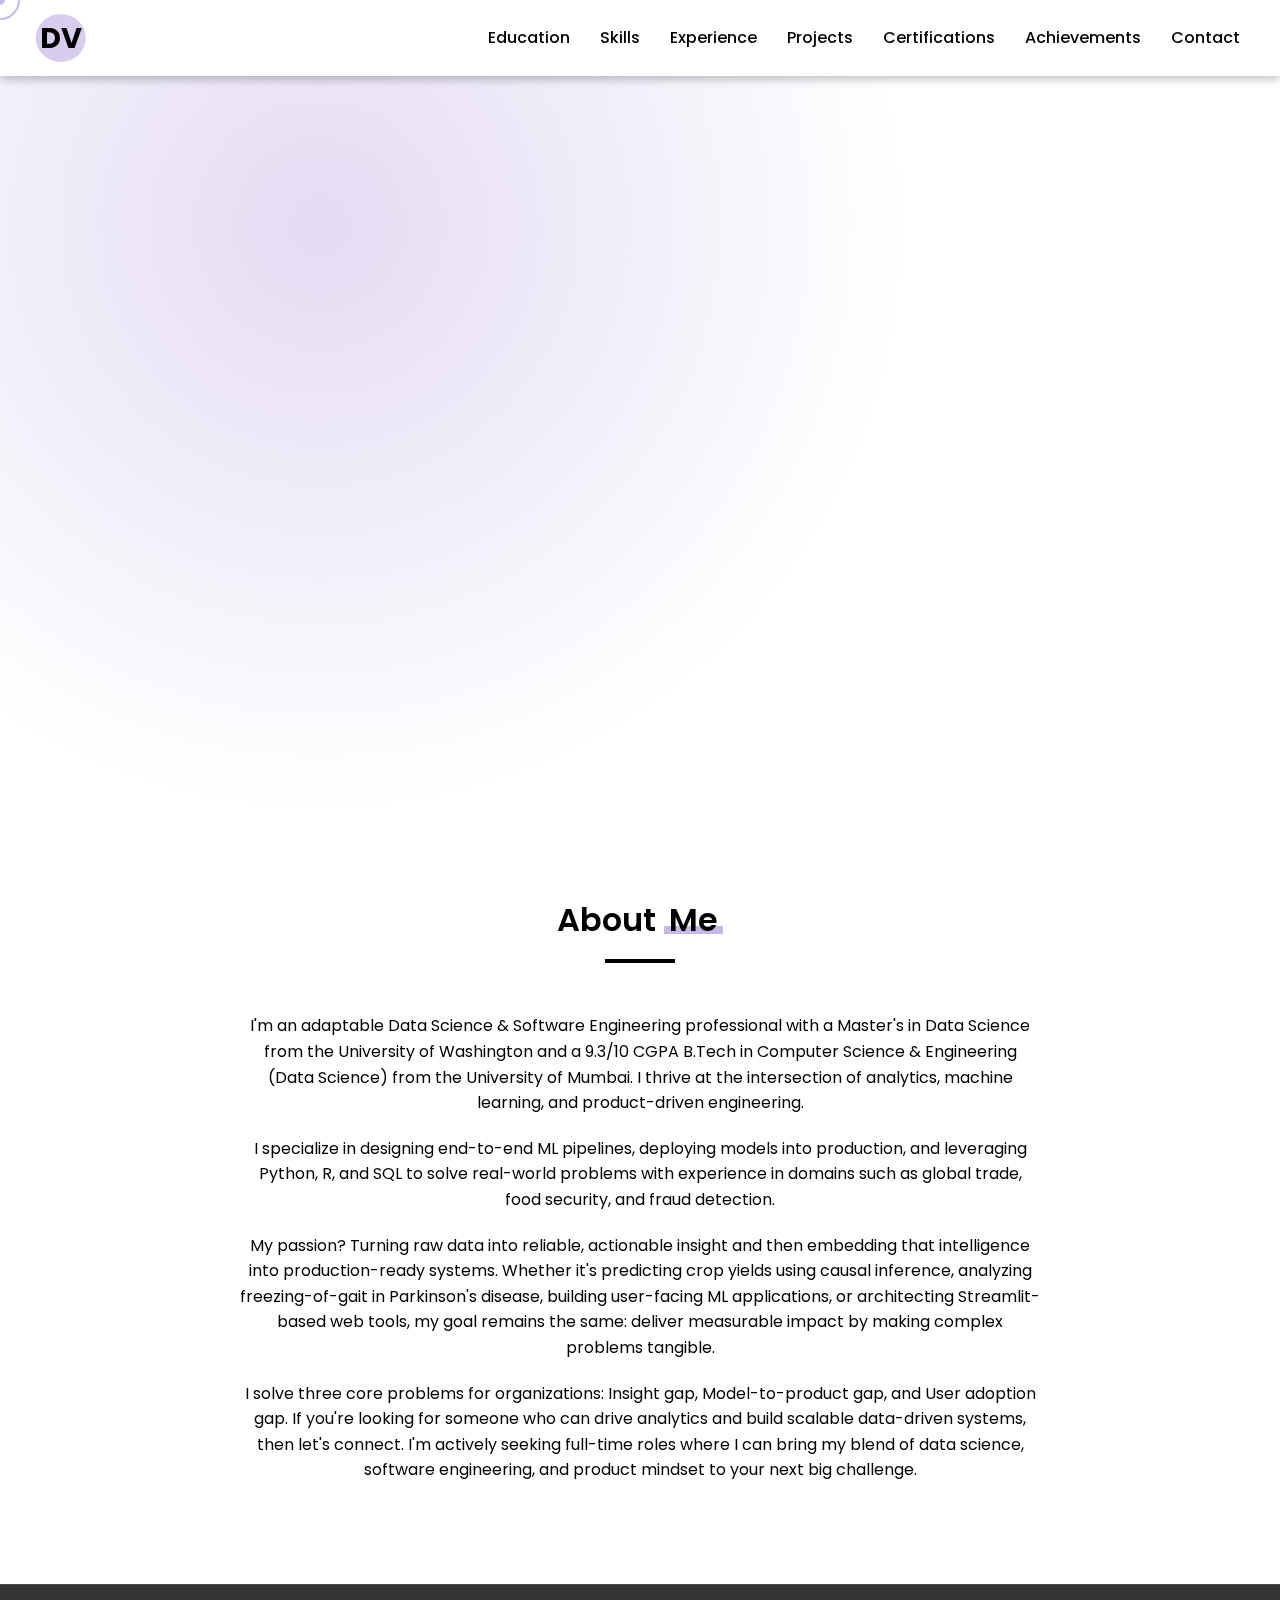
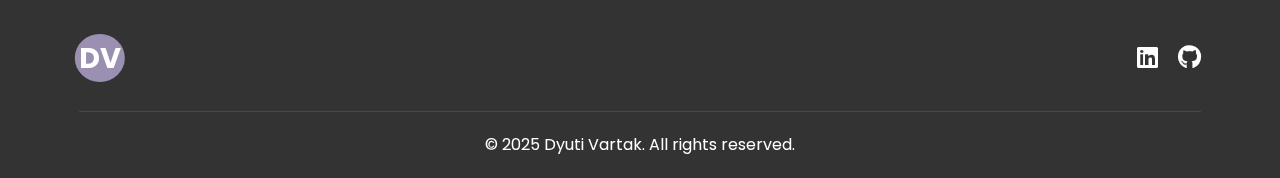
<file: index.html>
<!DOCTYPE html>
<html lang="en">
<head>
    <meta charset="UTF-8">
    <meta name="viewport" content="width=device-width, initial-scale=1.0">
    <title>Dyuti Vartak - Portfolio</title>
    <link rel="stylesheet" href="assets/css/styles.css">
    <link href="https://fonts.googleapis.com/css2?family=Poppins:wght@300;400;500;600;700&display=swap" rel="stylesheet">
    <link rel="stylesheet" href="https://cdnjs.cloudflare.com/ajax/libs/font-awesome/6.0.0-beta3/css/all.min.css">
</head>
<body>
    <div class="cursor"></div>
    <div class="cursor-follower"></div>

    <!-- Header -->
    <header id="header">
        <div class="logo">
            <a href="#hero">DV</a>
        </div>
        <div class="hamburger">
            <div class="line"></div>
            <div class="line"></div>
            <div class="line"></div>
        </div>
        <!-- Navigation -->
        <nav>
            <ul>
                <li><a href="education.html" class="nav-link">Education</a></li>
                <li><a href="skills.html" class="nav-link">Skills</a></li>
                <li><a href="experience.html" class="nav-link">Experience</a></li>
                <li><a href="projects.html" class="nav-link">Projects</a></li>
                <li><a href="certifications.html" class="nav-link">Certifications</a></li>
                <li><a href="achievements.html" class="nav-link">Achievements</a></li>
                <li><a href="contact.html" class="nav-link">Contact</a></li>
            </ul>
        </nav>
    </header>

    <main>
        <!-- Hero Section -->
        <section id="hero" class="section">
            <div class="hero-content">
                <div class="hero-text">
                    <h1>Hi, I'm <span class="highlight">Dyuti Vartak</span></h1>
                    <h2 class="typewriter">Data Scientist & Software Engineer</h2>
                    <div class="hero-contact">
                        <p>Seattle, WA | +1 206-832-7990 | <a href="mailto:vartakdyuti@gmail.com">vartakdyuti@gmail.com</a></p>
                        <div class="social-links">
                            <a href="https://www.linkedin.com/in/dyutivartak" target="_blank" aria-label="LinkedIn"><i class="fab fa-linkedin"></i></a>
                            <a href="https://github.com/dyutivartak" target="_blank" aria-label="GitHub"><i class="fab fa-github"></i></a>
                        </div>
                    </div>
                    <div class="cta-buttons">
                        <a href="contact.html" class="btn primary-btn">Contact Me</a>
                        <a href="projects.html" class="btn primary-btn">View Projects</a>
                    </div>
                </div>
            </div>
        </section>

        <!-- About Section -->
        <section id="about" class="section">
            <div class="container">
                <div class="section-header">
                    <h2>About <span class="highlight">Me</span></h2>
                    <div class="underline"></div>
                </div>
                <div class="about-content">
                    <div class="about-text">
                        <p>I'm an adaptable Data Science & Software Engineering professional with a Master's in Data Science from the University of Washington and a 9.3/10 CGPA B.Tech in Computer Science & Engineering (Data Science) from the University of Mumbai. I thrive at the intersection of analytics, machine learning, and product-driven engineering.</p>
                        <p>I specialize in designing end-to-end ML pipelines, deploying models into production, and leveraging Python, R, and SQL to solve real-world problems with experience in domains such as global trade, food security, and fraud detection.</p>
                        <p>My passion? Turning raw data into reliable, actionable insight and then embedding that intelligence into production-ready systems. Whether it's predicting crop yields using causal inference, analyzing freezing-of-gait in Parkinson's disease, building user-facing ML applications, or architecting Streamlit-based web tools, my goal remains the same: deliver measurable impact by making complex problems tangible.</p>
                        <p>I solve three core problems for organizations: Insight gap, Model-to-product gap, and User adoption gap. If you're looking for someone who can drive analytics and build scalable data-driven systems, then let's connect. I'm actively seeking full-time roles where I can bring my blend of data science, software engineering, and product mindset to your next big challenge.</p>
                    </div>
                </div>
            </div>
        </section>
    </main>

    <footer>
        <div class="container">
            <div class="footer-content">
                <div class="footer-logo">
                    <a href="#hero">DV</a>
                </div>
                <div class="footer-social">
                    <a href="https://linkedin.com/in/dyutivartak" target="_blank" aria-label="LinkedIn"><i class="fab fa-linkedin"></i></a>
                    <a href="https://github.com/dyutivartak" target="_blank" aria-label="GitHub"><i class="fab fa-github"></i></a>
                </div>
            </div>
            <div class="footer-bottom">
                <p>&copy; 2025 Dyuti Vartak. All rights reserved.</p>
            </div>
        </div>
    </footer>

    <div class="back-to-top">
        <i class="fas fa-arrow-up"></i>
    </div>

    <script src="assets/js/script.js"></script>
</body>
</html>
</file>
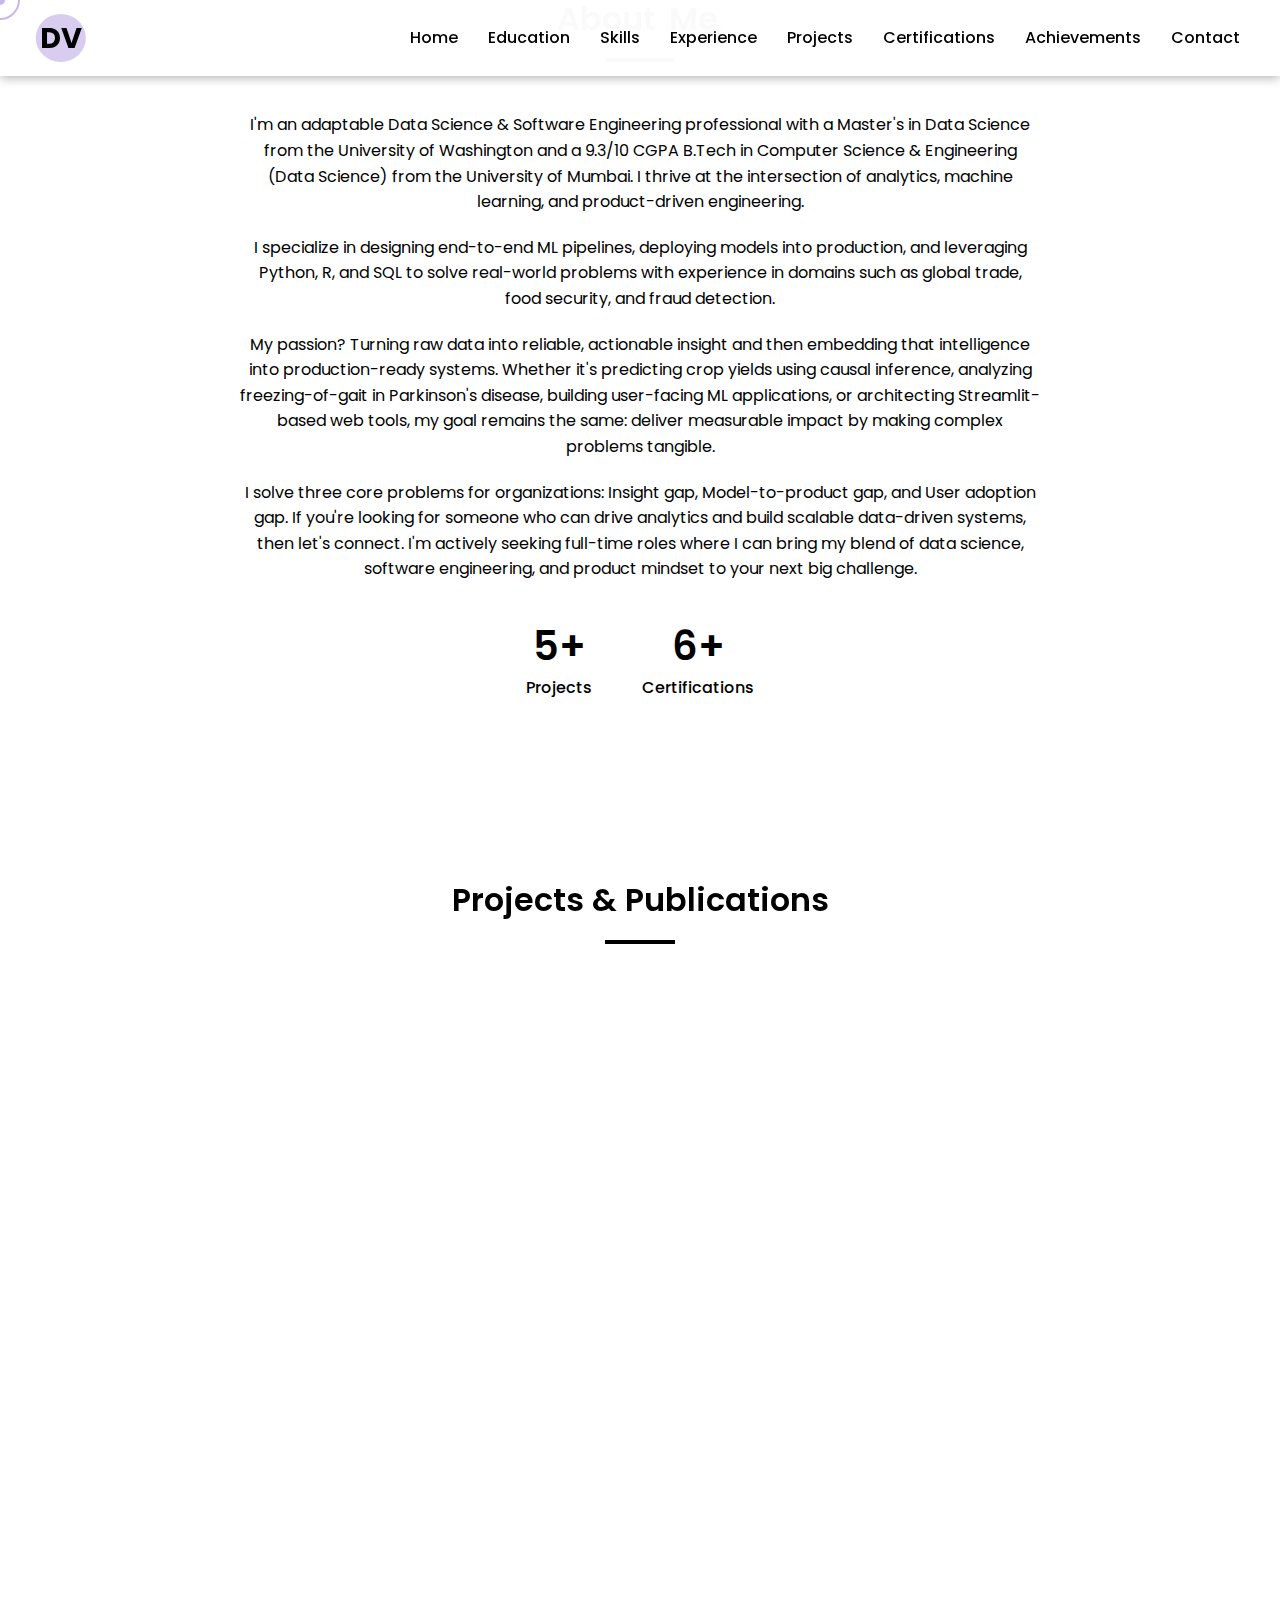
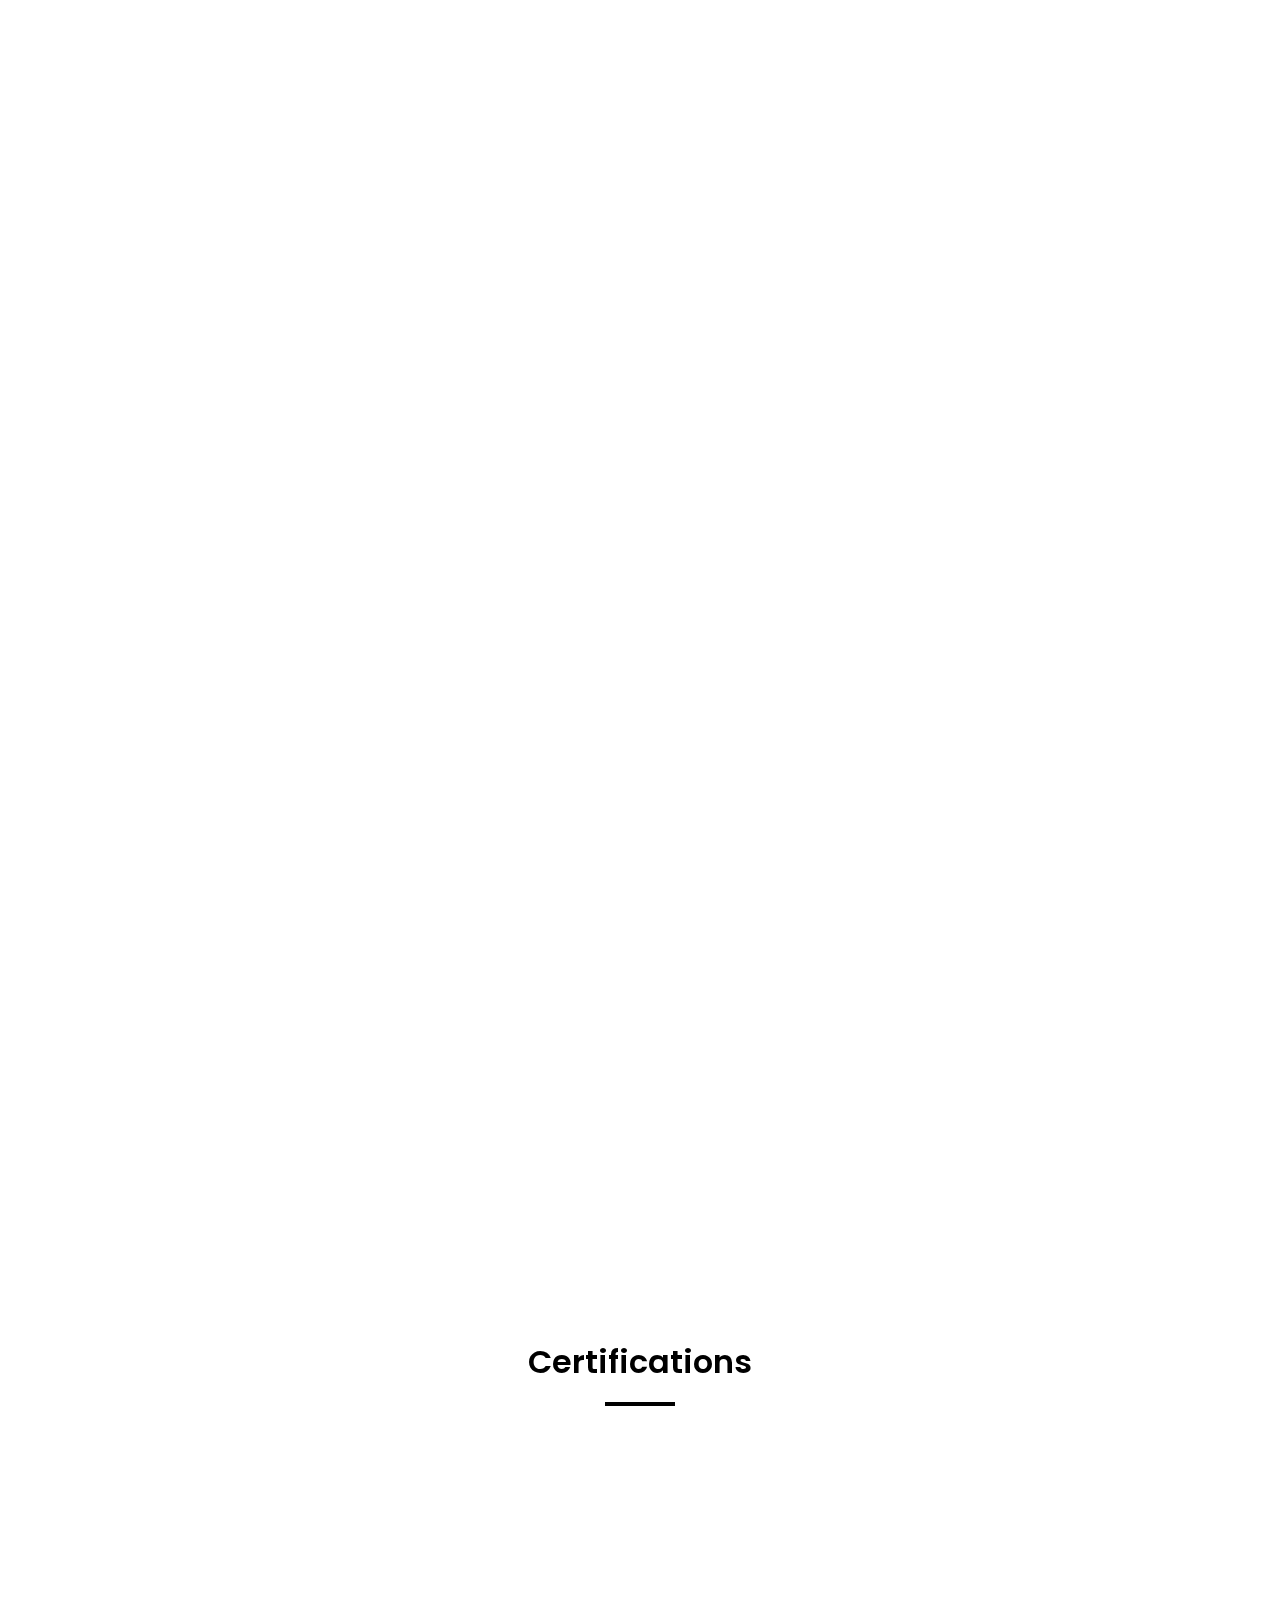
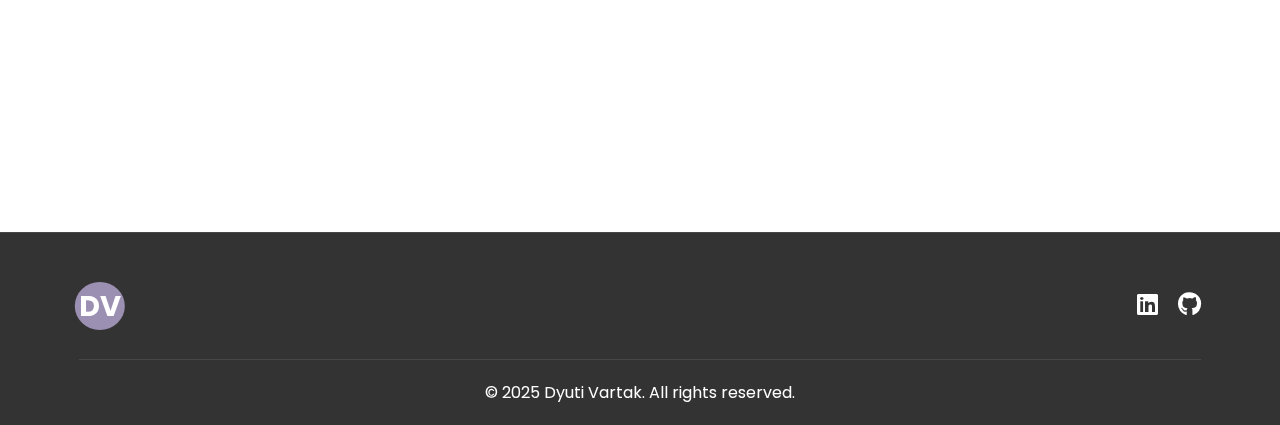
<file: about.html>
<!DOCTYPE html>
<html lang="en">
<head>
    <meta charset="UTF-8">
    <meta name="viewport" content="width=device-width, initial-scale=1.0">
    <title>About - Dyuti Vartak</title>
    <link rel="stylesheet" href="assets/css/styles.css">
    <link href="https://fonts.googleapis.com/css2?family=Poppins:wght@300;400;500;600;700&display=swap" rel="stylesheet">
    <link rel="stylesheet" href="https://cdnjs.cloudflare.com/ajax/libs/font-awesome/6.0.0-beta3/css/all.min.css">
</head>
<body>
    <div class="cursor"></div>
    <div class="cursor-follower"></div>

    <!-- Header -->
    <header id="header">
        <div class="logo">
            <a href="index.html">DV</a>
        </div>
        <div class="hamburger">
            <div class="line"></div>
            <div class="line"></div>
            <div class="line"></div>
        </div>
        <nav>
            <ul>
                <li><a href="index.html" class="nav-link">Home</a></li>
                <li><a href="education.html" class="nav-link">Education</a></li>
                <li><a href="skills.html" class="nav-link">Skills</a></li>
                <li><a href="experience.html" class="nav-link">Experience</a></li>
                <li><a href="projects.html" class="nav-link">Projects</a></li>
                <li><a href="certifications.html" class="nav-link">Certifications</a></li>
                <li><a href="achievements.html" class="nav-link">Achievements</a></li>
                <li><a href="contact.html" class="nav-link">Contact</a></li>
            </ul>
        </nav>
    </header>

    <main>
        <!-- About Section -->
        <section id="about" class="section">
            <div class="container">
                <div class="section-header">
                    <h2>About <span class="highlight">Me</span></h2>
                    <div class="underline"></div>
                </div>
                <div class="about-content">
                    <div class="about-text">
                        <p>I'm an adaptable Data Science & Software Engineering professional with a Master's in Data Science from the University of Washington and a 9.3/10 CGPA B.Tech in Computer Science & Engineering (Data Science) from the University of Mumbai. I thrive at the intersection of analytics, machine learning, and product-driven engineering.</p>
                        <p>I specialize in designing end-to-end ML pipelines, deploying models into production, and leveraging Python, R, and SQL to solve real-world problems with experience in domains such as global trade, food security, and fraud detection.</p>
                        <p>My passion? Turning raw data into reliable, actionable insight and then embedding that intelligence into production-ready systems. Whether it's predicting crop yields using causal inference, analyzing freezing-of-gait in Parkinson's disease, building user-facing ML applications, or architecting Streamlit-based web tools, my goal remains the same: deliver measurable impact by making complex problems tangible.</p>
                        <p>I solve three core problems for organizations: Insight gap, Model-to-product gap, and User adoption gap. If you're looking for someone who can drive analytics and build scalable data-driven systems, then let's connect. I'm actively seeking full-time roles where I can bring my blend of data science, software engineering, and product mindset to your next big challenge.</p>
                        <div class="about-stats">
                            <div class="stat">
                                <h3>5+</h3>
                                <p>Projects</p>
                            </div>
                            <div class="stat">
                                <h3>6+</h3>
                                <p>Certifications</p>
                            </div>
                        </div>
                    </div>
                </div>
            </div>
        </section>

        <!-- Projects Section -->
        <section id="projects" class="section">
            <div class="container">
                <div class="section-header">
                    <h2>Projects & Publications</h2>
                    <div class="underline"></div>
                </div>
                <div class="projects-grid">
                    <div class="project-card appear-animation">
                        <div class="project-info">
                            <div class="project-title">
                                <h3>Statistical Analysis of Gender Bias in University Faculty</h3>
                                <div class="project-date">Jan 2025 – Mar 2025</div>
                            </div>
                            <div class="project-tags" style="display: flex; justify-content: center;">
                                <span>R</span>
                                <span>ggplot</span>
                                <span>dplyr</span>
                            </div>
                            <div class="project-description">
                                <ul>
                                    <li>Conducted comprehensive statistical analysis of 1995 university faculty data to identify gender-based disparities in representation, salary, and promotion, applying Z-tests, Welch’s t-tests, Chi-square tests, and logistic regression to assess systemic bias across academic ranks and fields.</li>
                                    <li>Visualized key trends and findings through salary boxplots, hiring-trend line graphs, and rank-by-gender bar charts, revealing significant pay gaps and under-representation of women in senior and professional roles (p < 0.05).</li>
                                </ul>
                            </div>
                            <div class="project-links" style="display: flex; justify-content: center;">
                                <a href="https://github.com/dyutivartak/Statistical-Analysis-of-Gender-using-R" class="btn project-btn" target="_blank"><i class="fab fa-github"></i> View Code</a>
                            </div>
                        </div>
                    </div>
                    <div class="project-card appear-animation">
                        <div class="project-info">
                            <div class="project-title">
                                <h3>Letterboxd Movie Review Analyzer & Roast Generator</h3>
                                <div class="project-date">Jan 2025 – Mar 2025</div>
                            </div>
                            <div class="project-tags" style="display: flex; justify-content: center;">
                                <span>React</span>
                                <span>Flask</span>
                                <span>Docker</span>
                            </div>
                            <div class="project-description">
                                <ul>
                                    <li>Built a pipeline to scrape and process 150+ movie reviews per title from Letterboxd, integrating GeminiFlash 2.0 LLM to generate AI-driven summaries, reducing manual review time by 85% & increasing user engagement by 40%.</li>
                                    <li>Developed a scalable React-frontend and Flask-backend system containerized with Docker, ensuring 99.9% uptime and 30% faster deployment cycles across environments.</li>
                                    <li>Implemented CI/CD pipelines using GitHub Actions for automated testing and Docker-based deployment, reducing integration time by 35%.</li>
                                </ul>
                            </div>
                            <div class="project-links" style="display: flex; justify-content: center;">
                                <a href="https://github.com/dyutivartak/Letterboxd-Review_Analyzer" class="btn project-btn" target="_blank"><i class="fab fa-github"></i> View Code</a>
                                <a href="https://www.youtube.com/watch?v=h8JnYarm5BA" class="btn project-btn" target="_blank"><i class="fas fa-external-link-alt"></i> Live Demo</a>
                            </div>
                        </div>
                    </div>
                    <div class="project-card appear-animation">
                        <div class="project-info">
                            <div class="project-title">
                                <h3>SteamViz — Interactive Game Data Visualization</h3>
                                <div class="project-date">Nov 2024 – Dec 2024</div>
                            </div>
                            <div class="project-tags" style="display: flex; justify-content: center;">
                                <span>Tableau</span>
                                <span>Excel</span>
                                <span>JSON</span>
                            </div>
                            <div class="project-description">
                                <ul>
                                    <li>Boosted strategic decision-making accuracy by 30% for game developers by transforming 10K+ SteamDB API data points into an interactive Tableau dashboard analyzing market trends, competitive positioning, and product performance insights.</li>
                                <li>Designed a Game Explorer interface with filtering and drill-down capabilities across 15+ dimensions, including release date, genre, developer, and player count, to accelerate competitive analysis and market opportunity identification.</li>
                            </div>
                            <div class="project-links" style="display: flex; justify-content: center;">
                                <a href="https://github.com/dyutivartak/SteamViz" class="btn project-btn" target="_blank"><i class="fab fa-github"></i> View Code</a>
                                <a href="https://public.tableau.com/app/profile/dyuti.vartak/viz/SteamViz_17291691654420/Dashboard1" class="btn project-btn" target="_blank"><i class="fas fa-external-link-alt"></i> Live Demo</a>
                            </div>
                        </div>
                    </div>
                    <div class="project-card appear-animation">
                        <div class="project-info">
                            <div class="project-title">
                                <h3>FlexAlign: Estimation of Gym Pose</h3>
                                <div class="project-date">Jul 2023 - Sept 2023</div>
                            </div>
                            <div class="project-tags" style="display: flex; justify-content: center;">
                                <span>Python</span>
                                <span>OpenCV</span>
                                <span>NumPy</span>
                                <span>MediaPipe</span>
                            </div>
                            <div class="project-description">
                                <ul>
                                    <li>Developed a computer vision-based system to detect and evaluate human body posture during gym workouts using MediaPipe’s holistic model, enabling accurate tracking of 33 body landmarks in real-time.</li>
                                    <li>Implemented pose detection and angle estimation logic to assess three key gym exercises — shoulder press, bicep curls, and squats, providing immediate feedback on form using OpenCV overlays and real-time video feeds.</li>
                                    <li>Applied geometric computations to calculate joint angles and identify improper posture, ensuring pose correctness and injury prevention.</li>
                            </div>
                            <div class="project-links" style="display: flex; justify-content: center;">
                                <a href="https://github.com/dyutivartak/FlexAlign-Estimation-of-Gym-Pose" class="btn project-btn" target="_blank"><i class="fab fa-github"></i> View Code</a>
                            </div>
                        </div>
                    </div>
                    <div class="project-card appear-animation">
                        <div class="project-info">
                            <div class="project-title">
                                <h3>ML Analysis of Freezing of Gait in Parkinson’s Disease</h3>
                                <div class="project-date">Dec 2022 – Jun 2023</div>
                            </div>
                            <div class="project-tags" style="display: flex; justify-content: center;">
                                <span>Python</span>
                                <span>LGBM</span>
                                <span>Visualization</span>
                            </div>
                            <div class="project-publication" style="font-size: 0.9em; color: grey; margin-top: 5px;">Published in International Conference on Communication and Computational Technologies</div>
                            <div class="project-description">
                                <ul>
                                    <li>Engineered time-series features from wearable accelerometer data and patient metadata to build a LightGBM multi-class classifier predicting types of freezing-of-gait events (Start Hesitation, Turn, Walking) in Parkinson's patients.</li>
                                    <li>Conducted group-based cross-validation to rigorously evaluate model performance, achieving a mean average precision (MAP) of 0.4765 on lab-based TDCSFOG data and 0.1415 on home-based DeFOG data.</li>
                                    <li>Developed a robust predictive pipeline with interactive visualizations of feature importance, temporal gait patterns, and model predictions using Matplotlib, ranking in the top 20% of a global Parkinson's freezing-of-gait competition.</li>
                                </ul>
                            </div>
                            <div class="project-links" style="display: flex; justify-content: center;">
                                <a href="https://github.com/dyutivartak/ML-Projects/blob/main/FOG%20in%20Parkinson's%20Disease%20Using%20LightGBM.ipynb" class="btn project-btn" target="_blank"><i class="fab fa-github"></i> View Code</a>
                                <a href="https://link.springer.com/chapter/10.1007/978-981-97-7426-5_16" class="btn project-btn" target="_blank"><i class="fas fa-external-link-alt"></i> View Paper</a>
                            </div>
                        </div>
                    </div>
                    <div class="project-card appear-animation">
                        <div class="project-info">
                            <div class="project-title">
                                <h3>EyeSpy: Computer Vision Attendance System</h3>
                                <div class="project-date">Jul 2021 - Jul 2022</div>
                            </div>
                            <div class="project-tags" style="display: flex; justify-content: center;">
                                <span>Python</span>
                                <span>YOLO</span>
                                <span>OpenCV</span>
                                <span>Computer Vision</span>
                            </div>
                            <div class="project-publication" style="font-size: 0.9em; color: grey; margin-top: 5px;">Published in International Conference on Computing Communication and Networking Technologies</div>
                            <div class="project-description">
                                <ul>
                                    <li>Implemented and evaluated object detection (Haar Cascade, YOLO) and facial recognition (Siamese Model, face-recognition library) algorithms on custom classroom data.</li>
                                    <li>Developed an automated attendance system integrating Haar Cascade and the face-rec library, enabling real-time, high-accuracy student attendance tracking, achieving 86.84% accuracy.</li>
                                </ul>
                            </div>
                            <div class="project-links" style="display: flex; justify-content: center;">
                                <a href="https://github.com/dyutivartak/ML-Projects/blob/main/Attendance_Management_System.ipynb" class="btn project-btn" target="_blank"><i class="fab fa-github"></i> View Code</a>
                                <a href="https://ieeexplore.ieee.org/document/10308209" class="btn project-btn" target="_blank"><i class="fas fa-external-link-alt"></i> View Paper</a>
                            </div>
                        </div>
                    </div>
                </div>
            </div>
        </section>

        <!-- Certifications Section -->
        <section id="certifications" class="section">
            <div class="container">
                <div class="section-header">
                    <h2>Certifications</h2>
                    <div class="underline"></div>
                </div>
                <div class="certifications-container">
                    <div class="certification-card appear-animation">
                        <div class="certification-icon">
                            <i class="fas fa-certificate"></i>
                        </div>
                        <div class="certification-content">
                            <h3>Fundamentals of Accelerated Computing with CUDA C/C++</h3>
                            <p>Nvidia Deep Learning Institute</p>
                        </div>
                    </div>
                    <div class="certification-card appear-animation">
                        <div class="certification-icon">
                            <i class="fab fa-aws"></i>
                        </div>
                        <div class="certification-content">
                            <h3>AWS Academy Graduate - Machine Learning Foundations</h3>
                            <p>Amazon Web Services</p>
                        </div>
                    </div>
                    <div class="certification-card appear-animation">
                        <div class="certification-icon">
                            <i class="fab fa-aws"></i>
                        </div>
                        <div class="certification-content">
                            <h3>AWS Academy Graduate - Data Engineer</h3>
                            <p>Amazon Web Services</p>
                        </div>
                    </div>
                    <div class="certification-card appear-animation">
                        <div class="certification-icon">
                            <i class="fab fa-aws"></i>
                        </div>
                        <div class="certification-content">
                            <h3>AWS Academy Graduate - Data Analytics</h3>
                            <p>Amazon Web Services</p>
                        </div>
                    </div>
                    <div class="certification-card appear-animation">
                        <div class="certification-icon">
                            <i class="fab fa-aws"></i>
                        </div>
                        <div class="certification-content">
                            <h3>AWS Academy Graduate - Cloud Architecting</h3>
                            <p>Amazon Web Services</p>
                        </div>
                    </div>
                    <div class="certification-card appear-animation">
                        <div class="certification-icon">
                            <i class="fab fa-aws"></i>
                        </div>
                        <div class="certification-content">
                            <h3>AWS Academy Graduate - Cloud Foundations</h3>
                            <p>Amazon Web Services</p>
                        </div>
                    </div>
                </div>
            </div>
        </section>
    </main>

    <footer>
        <div class="container">
            <div class="footer-content">
                <div class="footer-logo">
                    <a href="index.html">DV</a>
                </div>
                <div class="footer-social">
                    <a href="https://linkedin.com/in/dyutivartak" target="_blank" aria-label="LinkedIn"><i class="fab fa-linkedin"></i></a>
                    <a href="https://github.com/dyutivartak" target="_blank" aria-label="GitHub"><i class="fab fa-github"></i></a>
                </div>
            </div>
            <div class="footer-bottom">
                <p>&copy; 2025 Dyuti Vartak. All rights reserved.</p>
            </div>
        </div>
    </footer>

    <div class="back-to-top">
        <i class="fas fa-arrow-up"></i>
    </div>

    <script src="assets/js/script.js"></script>
</body>
</html>
</file>
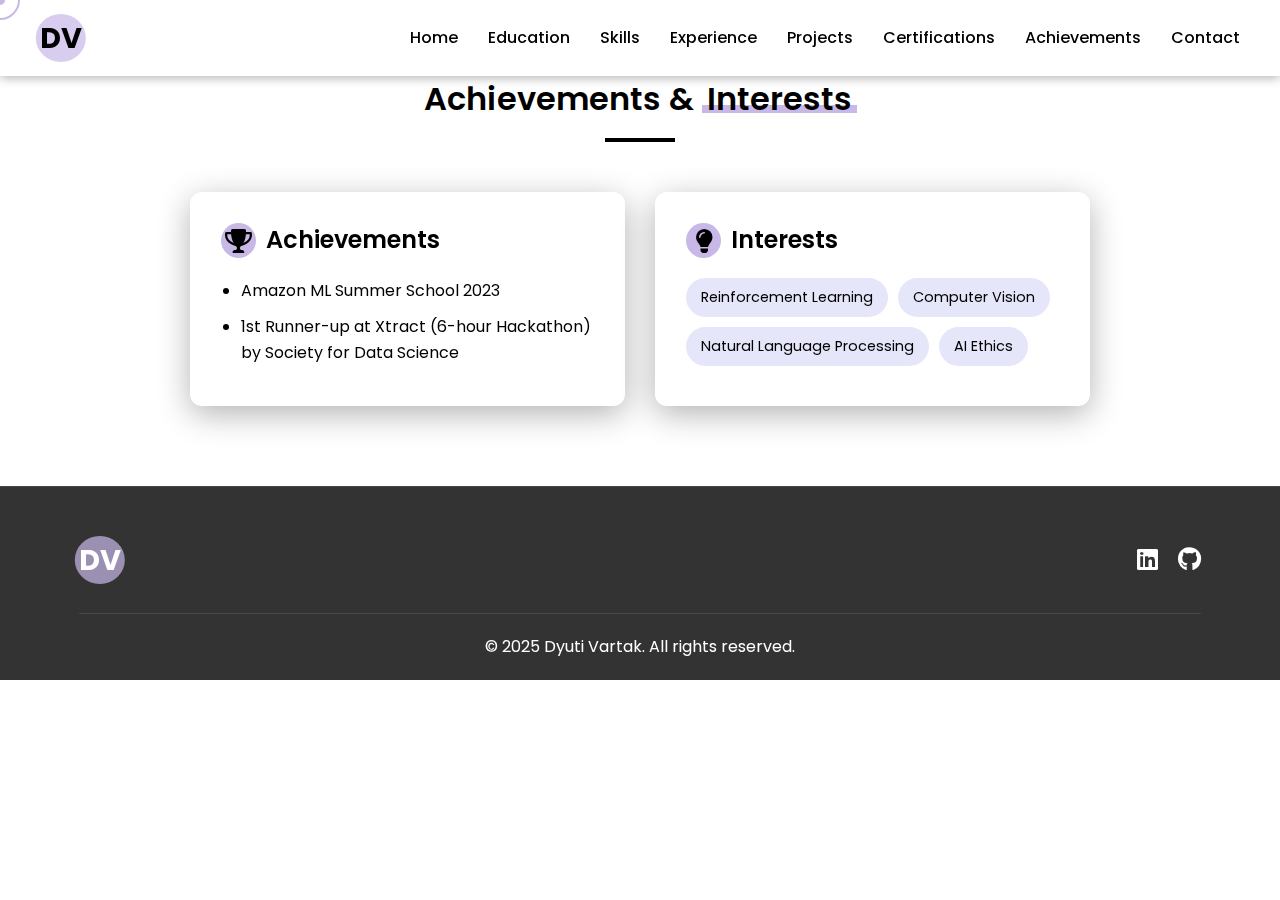
<file: achievements.html>
<!DOCTYPE html>
<html lang="en">
<head>
    <meta charset="UTF-8">
    <meta name="viewport" content="width=device-width, initial-scale=1.0">
    <title>Achievements - Dyuti Vartak</title>
    <link rel="stylesheet" href="assets/css/styles.css">
    <link href="https://fonts.googleapis.com/css2?family=Poppins:wght@300;400;500;600;700&display=swap" rel="stylesheet">
    <link rel="stylesheet" href="https://cdnjs.cloudflare.com/ajax/libs/font-awesome/6.0.0-beta3/css/all.min.css">
</head>
<body>
    <div class="cursor"></div>
    <div class="cursor-follower"></div>

    <!-- Header -->
    <header id="header">
        <div class="logo">
            <a href="index.html">DV</a>
        </div>
        <div class="hamburger">
            <div class="line"></div>
            <div class="line"></div>
            <div class="line"></div>
        </div>
        <nav>
            <ul>
                <li><a href="index.html" class="nav-link">Home</a></li>
                <li><a href="education.html" class="nav-link">Education</a></li>
                <li><a href="skills.html" class="nav-link">Skills</a></li>
                <li><a href="experience.html" class="nav-link">Experience</a></li>
                <li><a href="projects.html" class="nav-link">Projects</a></li>
                <li><a href="certifications.html" class="nav-link">Certifications</a></li>
                <li><a href="achievements.html" class="nav-link active">Achievements</a></li>
                <li><a href="contact.html" class="nav-link">Contact</a></li>
            </ul>
        </nav>
    </header>

    <main>
        <!-- Achievements Section -->
        <section id="achievements" class="section">
            <div class="container">
                <div class="section-header">
                    <h2>Achievements & <span class="highlight">Interests</span></h2>
                    <div class="underline"></div>
                </div>
                <div class="achievements-container">
                    <div class="achievements-column appear-animation">
                        <h3><i class="fas fa-trophy"></i> Achievements</h3>
                        <ul>
                            <li>Amazon ML Summer School 2023</li>
                            <li>1st Runner-up at Xtract (6-hour Hackathon) by Society for Data Science</li>
                        </ul>
                    </div>
                    <div class="interests-column appear-animation">
                        <h3><i class="fas fa-lightbulb"></i> Interests</h3>
                        <div class="interests-tags">
                            <span>Reinforcement Learning</span>
                            <span>Computer Vision</span>
                            <span>Natural Language Processing</span>
                            <span>AI Ethics</span>
                        </div>
                    </div>
                </div>
            </div>
        </section>
    </main>

    <footer>
        <div class="container">
            <div class="footer-content">
                <div class="footer-logo">
                    <a href="index.html">DV</a>
                </div>
                <div class="footer-social">
                    <a href="https://linkedin.com/in/dyutivartak" target="_blank" aria-label="LinkedIn"><i class="fab fa-linkedin"></i></a>
                    <a href="https://github.com/dyutivartak" target="_blank" aria-label="GitHub"><i class="fab fa-github"></i></a>
                </div>
            </div>
            <div class="footer-bottom">
                <p>&copy; 2025 Dyuti Vartak. All rights reserved.</p>
            </div>
        </div>
    </footer>

    <div class="back-to-top">
        <i class="fas fa-arrow-up"></i>
    </div>

    <script src="assets/js/script.js"></script>
</body>
</html>
</file>
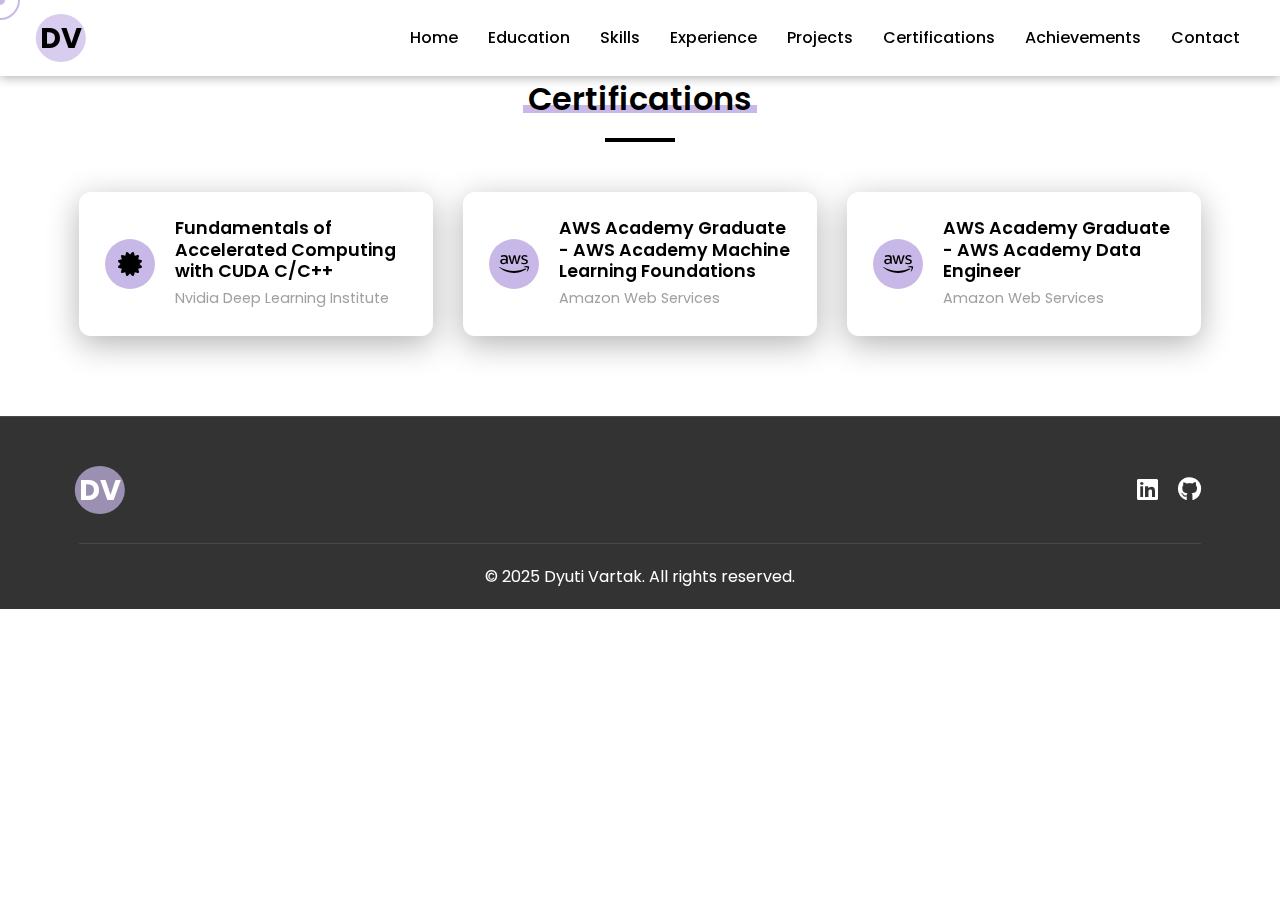
<file: certifications.html>
<!DOCTYPE html>
<html lang="en">
<head>
    <meta charset="UTF-8">
    <meta name="viewport" content="width=device-width, initial-scale=1.0">
    <title>Certifications - Dyuti Vartak</title>
    <link rel="stylesheet" href="assets/css/styles.css">
    <link href="https://fonts.googleapis.com/css2?family=Poppins:wght@300;400;500;600;700&display=swap" rel="stylesheet">
    <link rel="stylesheet" href="https://cdnjs.cloudflare.com/ajax/libs/font-awesome/6.0.0-beta3/css/all.min.css">
</head>
<body>
    <div class="cursor"></div>
    <div class="cursor-follower"></div>

    <!-- Header -->
    <header id="header">
        <div class="logo">
            <a href="index.html">DV</a>
        </div>
        <div class="hamburger">
            <div class="line"></div>
            <div class="line"></div>
            <div class="line"></div>
        </div>
        <nav>
            <ul>
                <li><a href="index.html" class="nav-link">Home</a></li>
                <li><a href="education.html" class="nav-link">Education</a></li>
                <li><a href="skills.html" class="nav-link">Skills</a></li>
                <li><a href="experience.html" class="nav-link">Experience</a></li>
                <li><a href="projects.html" class="nav-link">Projects</a></li>
                <li><a href="certifications.html" class="nav-link active">Certifications</a></li>
                <li><a href="achievements.html" class="nav-link">Achievements</a></li>
                <li><a href="contact.html" class="nav-link">Contact</a></li>
            </ul>
        </nav>
    </header>

    <main>
        <!-- Certifications Section -->
        <section id="certifications" class="section">
            <div class="container">
                <div class="section-header">
                    <h2><span class="highlight">Certifications</span></h2>
                    <div class="underline"></div>
                </div>
                <div class="certifications-container">
                    <div class="certification-card appear-animation">
                        <div class="certification-icon">
                            <i class="fas fa-certificate"></i>
                        </div>
                        <div class="certification-content">
                            <h3>Fundamentals of Accelerated Computing with CUDA C/C++</h3>
                            <p>Nvidia Deep Learning Institute</p>
                        </div>
                    </div>
                    <div class="certification-card appear-animation">
                        <div class="certification-icon">
                            <i class="fab fa-aws"></i>
                        </div>
                        <div class="certification-content">
                            <h3>AWS Academy Graduate - AWS Academy Machine Learning Foundations</h3>
                            <p>Amazon Web Services</p>
                        </div>
                    </div>
                    <div class="certification-card appear-animation">
                        <div class="certification-icon">
                            <i class="fab fa-aws"></i>
                        </div>
                        <div class="certification-content">
                            <h3>AWS Academy Graduate - AWS Academy Data Engineer</h3>
                            <p>Amazon Web Services</p>
                        </div>
                    </div>
                </div>
            </div>
        </section>
    </main>

    <footer>
        <div class="container">
            <div class="footer-content">
                <div class="footer-logo">
                    <a href="index.html">DV</a>
                </div>
                <div class="footer-social">
                    <a href="https://linkedin.com/in/dyutivartak" target="_blank" aria-label="LinkedIn"><i class="fab fa-linkedin"></i></a>
                    <a href="https://github.com/dyutivartak" target="_blank" aria-label="GitHub"><i class="fab fa-github"></i></a>
                </div>
            </div>
            <div class="footer-bottom">
                <p>&copy; 2025 Dyuti Vartak. All rights reserved.</p>
            </div>
        </div>
    </footer>

    <div class="back-to-top">
        <i class="fas fa-arrow-up"></i>
    </div>

    <script src="assets/js/script.js"></script>
</body>
</html>
</file>
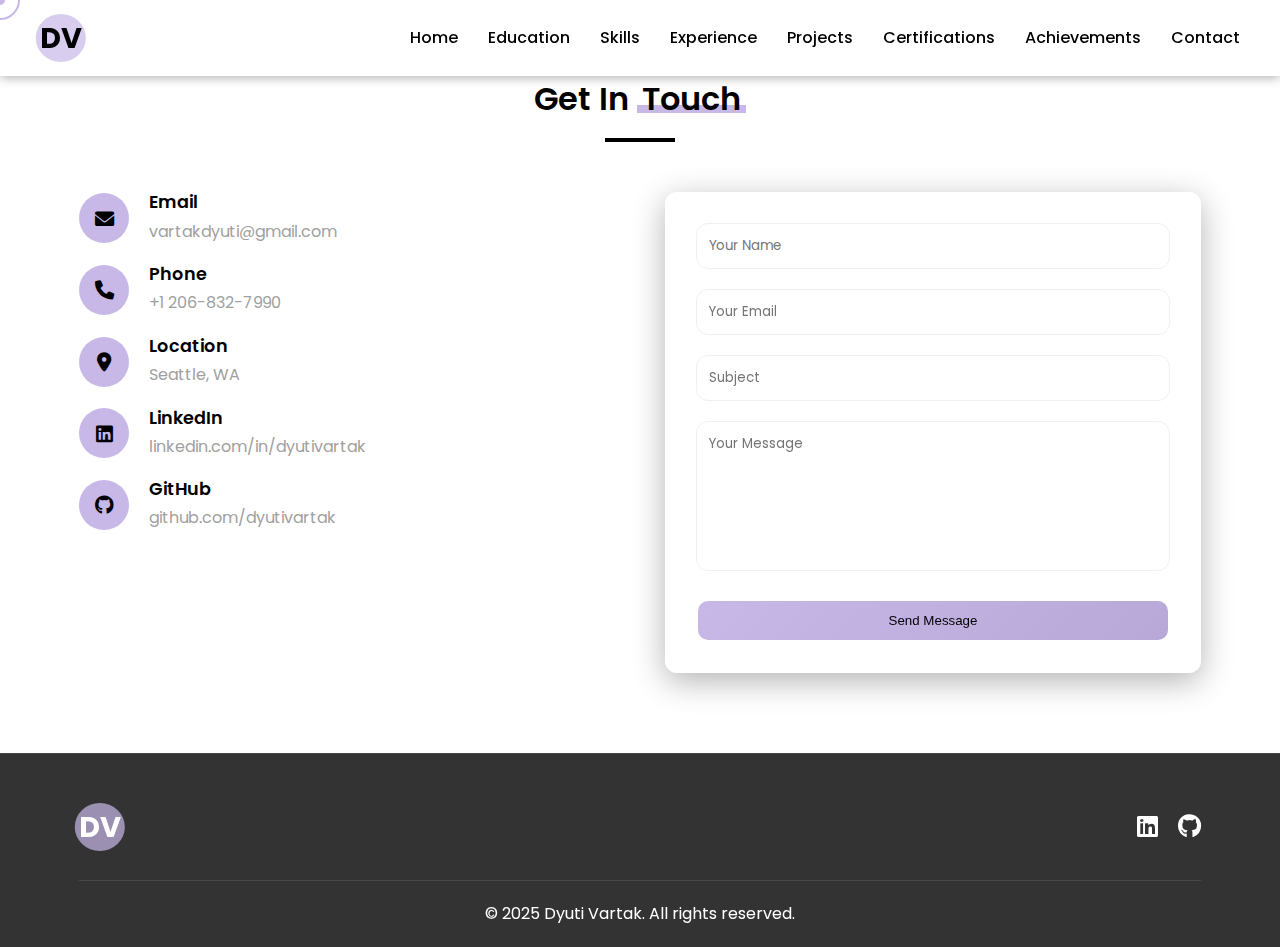
<file: contact.html>
<!DOCTYPE html>
<html lang="en">
<head>
    <meta charset="UTF-8">
    <meta name="viewport" content="width=device-width, initial-scale=1.0">
    <title>Contact - Dyuti Vartak</title>
    <link rel="stylesheet" href="assets/css/styles.css">
    <link href="https://fonts.googleapis.com/css2?family=Poppins:wght@300;400;500;600;700&display=swap" rel="stylesheet">
    <link rel="stylesheet" href="https://cdnjs.cloudflare.com/ajax/libs/font-awesome/6.0.0-beta3/css/all.min.css">
</head>
<body>
    <div class="cursor"></div>
    <div class="cursor-follower"></div>

    <!-- Header -->
    <header id="header">
        <div class="logo">
            <a href="index.html">DV</a>
        </div>
        <div class="hamburger">
            <div class="line"></div>
            <div class="line"></div>
            <div class="line"></div>
        </div>
        <nav>
            <ul>
                <li><a href="index.html" class="nav-link">Home</a></li>
                <li><a href="education.html" class="nav-link">Education</a></li>
                <li><a href="skills.html" class="nav-link">Skills</a></li>
                <li><a href="experience.html" class="nav-link">Experience</a></li>
                <li><a href="projects.html" class="nav-link">Projects</a></li>
                <li><a href="certifications.html" class="nav-link">Certifications</a></li>
                <li><a href="achievements.html" class="nav-link">Achievements</a></li>
                <li><a href="contact.html" class="nav-link active">Contact</a></li>
            </ul>
        </nav>
    </header>

    <main>
        <!-- Contact Section -->
        <section id="contact" class="section">
            <div class="container">
                <div class="section-header">
                    <h2>Get In <span class="highlight">Touch</span></h2>
                    <div class="underline"></div>
                </div>
                <div class="contact-content">
                    <div class="contact-info">
                        <div class="contact-item appear-animation">
                            <div class="contact-icon">
                                <i class="fas fa-envelope"></i>
                            </div>
                            <div class="contact-details">
                                <h3>Email</h3>
                                <p><a href="mailto:vartakdyuti@gmail.com">vartakdyuti@gmail.com</a></p>
                            </div>
                        </div>
                        <div class="contact-item appear-animation">
                            <div class="contact-icon">
                                <i class="fas fa-phone"></i>
                            </div>
                            <div class="contact-details">
                                <h3>Phone</h3>
                                <p>+1 206-832-7990</p>
                            </div>
                        </div>
                        <div class="contact-item appear-animation">
                            <div class="contact-icon">
                                <i class="fas fa-map-marker-alt"></i>
                            </div>
                            <div class="contact-details">
                                <h3>Location</h3>
                                <p>Seattle, WA</p>
                            </div>
                        </div>
                        <div class="contact-item appear-animation">
                            <div class="contact-icon">
                                <i class="fab fa-linkedin"></i>
                            </div>
                            <div class="contact-details">
                                <h3>LinkedIn</h3>
                                <p><a href="https://linkedin.com/in/dyutivartak" target="_blank">linkedin.com/in/dyutivartak</a></p>
                            </div>
                        </div>
                        <div class="contact-item appear-animation">
                            <div class="contact-icon">
                                <i class="fab fa-github"></i>
                            </div>
                            <div class="contact-details">
                                <h3>GitHub</h3>
                                <p><a href="https://github.com/dyutivartak" target="_blank">github.com/dyutivartak</a></p>
                            </div>
                        </div>
                    </div>
                    <div class="contact-form-container appear-animation">
                        <form id="contact-form" class="contact-form">
                            <div class="form-group">
                                <input type="text" id="name" name="name" placeholder="Your Name" required>
                            </div>
                            <div class="form-group">
                                <input type="email" id="email" name="email" placeholder="Your Email" required>
                            </div>
                            <div class="form-group">
                                <input type="text" id="subject" name="subject" placeholder="Subject">
                            </div>
                            <div class="form-group">
                                <textarea id="message" name="message" placeholder="Your Message" required></textarea>
                            </div>
                            <button type="submit" class="btn primary-btn submit-btn">Send Message</button>
                        </form>
                    </div>
                </div>
            </div>
        </section>
    </main>

    <footer>
        <div class="container">
            <div class="footer-content">
                <div class="footer-logo">
                    <a href="index.html">DV</a>
                </div>
                <div class="footer-social">
                    <a href="https://linkedin.com/in/dyutivartak" target="_blank" aria-label="LinkedIn"><i class="fab fa-linkedin"></i></a>
                    <a href="https://github.com/dyutivartak" target="_blank" aria-label="GitHub"><i class="fab fa-github"></i></a>
                </div>
            </div>
            <div class="footer-bottom">
                <p>&copy; 2025 Dyuti Vartak. All rights reserved.</p>
            </div>
        </div>
    </footer>

    <div class="back-to-top">
        <i class="fas fa-arrow-up"></i>
    </div>

    <script src="assets/js/script.js"></script>
</body>
</html>
</file>
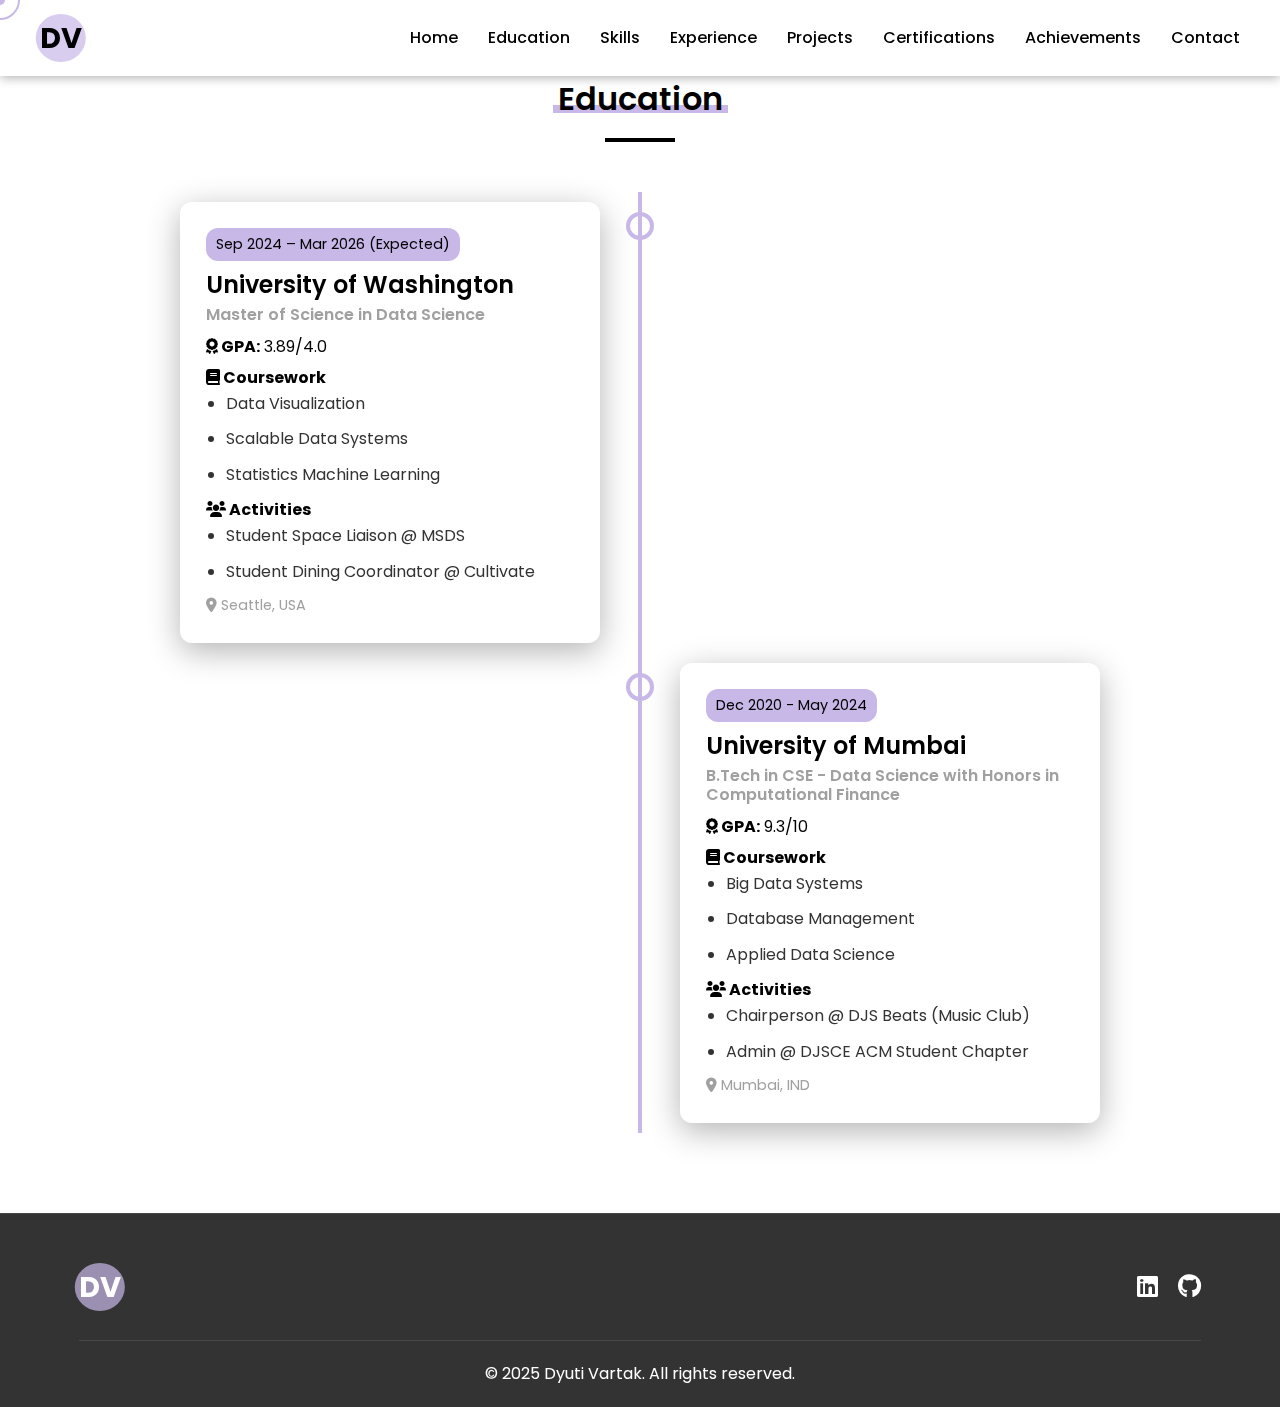
<file: education.html>
<!DOCTYPE html>
<html lang="en">
<head>
    <meta charset="UTF-8">
    <meta name="viewport" content="width=device-width, initial-scale=1.0">
    <title>Education - Dyuti Vartak</title>
    <link rel="stylesheet" href="assets/css/styles.css">
    <link href="https://fonts.googleapis.com/css2?family=Poppins:wght@300;400;500;600;700&display=swap" rel="stylesheet">
    <link rel="stylesheet" href="https://cdnjs.cloudflare.com/ajax/libs/font-awesome/6.0.0-beta3/css/all.min.css">
</head>
<body>
    <div class="cursor"></div>
    <div class="cursor-follower"></div>

    <!-- Header -->
    <header id="header">
        <div class="logo">
            <a href="index.html">DV</a>
        </div>
        <div class="hamburger">
            <div class="line"></div>
            <div class="line"></div>
            <div class="line"></div>
        </div>
        <nav>
            <ul>
                <li><a href="index.html" class="nav-link">Home</a></li>
                <li><a href="education.html" class="nav-link active">Education</a></li>
                <li><a href="skills.html" class="nav-link">Skills</a></li>
                <li><a href="experience.html" class="nav-link">Experience</a></li>
                <li><a href="projects.html" class="nav-link">Projects</a></li>
                <li><a href="certifications.html" class="nav-link">Certifications</a></li>
                <li><a href="achievements.html" class="nav-link">Achievements</a></li>
                <li><a href="contact.html" class="nav-link">Contact</a></li>
            </ul>
        </nav>
    </header>

    <main>
        <!-- Education Section -->
        <section id="education" class="section">
            <div class="container">
                <div class="section-header">
                    <h2><span class="highlight">Education</span></h2>
                    <div class="underline"></div>
                </div>
                <div class="timeline">
                    <div class="timeline-item left appear-animation">
                        <div class="timeline-content">
                            <div class="date">Sep 2024 – Mar 2026 (Expected)</div>
                            <h3><a href="https://www.washington.edu/datasciencemasters/" target="_blank">University of Washington</a></h3>
                            <h4>Master of Science in Data Science</h4>
                            <p class="gpa"><i class="fas fa-award"></i><strong> GPA:</strong> 3.89/4.0</p>
                            <div class="coursework-container">
                                <p><i class="fas fa-book"></i><strong> Coursework</strong></p>
                                <ul class="coursework-list">
                                    <li>Data Visualization</li>
                                    <li>Scalable Data Systems</li>
                                    <li>Statistics Machine Learning</li>
                                </ul>
                            </div>
                            <div class="activities-container">
                                <p><i class="fas fa-users"></i><strong> Activities</strong></p>
                                <ul class="activities-list">
                                    <li>Student Space Liaison @ MSDS</li>
                                    <li>Student Dining Coordinator @ Cultivate</li>
                                </ul>
                            </div>
                            <div class="location"><i class="fas fa-map-marker-alt"></i> Seattle, USA</div>
                        </div>
                    </div>
                    <div class="timeline-item right appear-animation">
                        <div class="timeline-content">
                            <div class="date">Dec 2020 - May 2024</div>
                            <h3><a href="https://www.djsce.ac.in/ug-computer-science-engineering-data-science" target="_blank">University of Mumbai</a></h3>
                            <h4>B.Tech in CSE - Data Science with Honors in Computational Finance</h4>
                            <p class="gpa"><i class="fas fa-award"></i><strong> GPA:</strong> 9.3/10</p>
                            <div class="coursework-container">
                                <p><i class="fas fa-book"></i><strong> Coursework</strong></p>
                                <ul class="coursework-list">
                                    <li>Big Data Systems</li>
                                    <li>Database Management</li>
                                    <li>Applied Data Science</li>
                                </ul>
                            </div>
                            <div class="activities-container">
                                <p><i class="fas fa-users"></i><strong> Activities</strong></p>
                                <ul class="activities-list">
                                    <li>Chairperson @ DJS Beats (Music Club)</li>
                                    <li>Admin @ DJSCE ACM Student Chapter</li>
                                </ul>
                            </div>
                            <div class="location"><i class="fas fa-map-marker-alt"></i> Mumbai, IND</div>
                        </div>
                    </div>
                </div>
            </div>
        </section>
    </main>

    <footer>
        <div class="container">
            <div class="footer-content">
                <div class="footer-logo">
                    <a href="index.html">DV</a>
                </div>
                <div class="footer-social">
                    <a href="https://linkedin.com/in/dyutivartak" target="_blank" aria-label="LinkedIn"><i class="fab fa-linkedin"></i></a>
                    <a href="https://github.com/dyutivartak" target="_blank" aria-label="GitHub"><i class="fab fa-github"></i></a>
                </div>
            </div>
            <div class="footer-bottom">
                <p>&copy; 2025 Dyuti Vartak. All rights reserved.</p>
            </div>
        </div>
    </footer>

    <div class="back-to-top">
        <i class="fas fa-arrow-up"></i>
    </div>

    <script src="assets/js/script.js"></script>
</body>
</html>
</file>
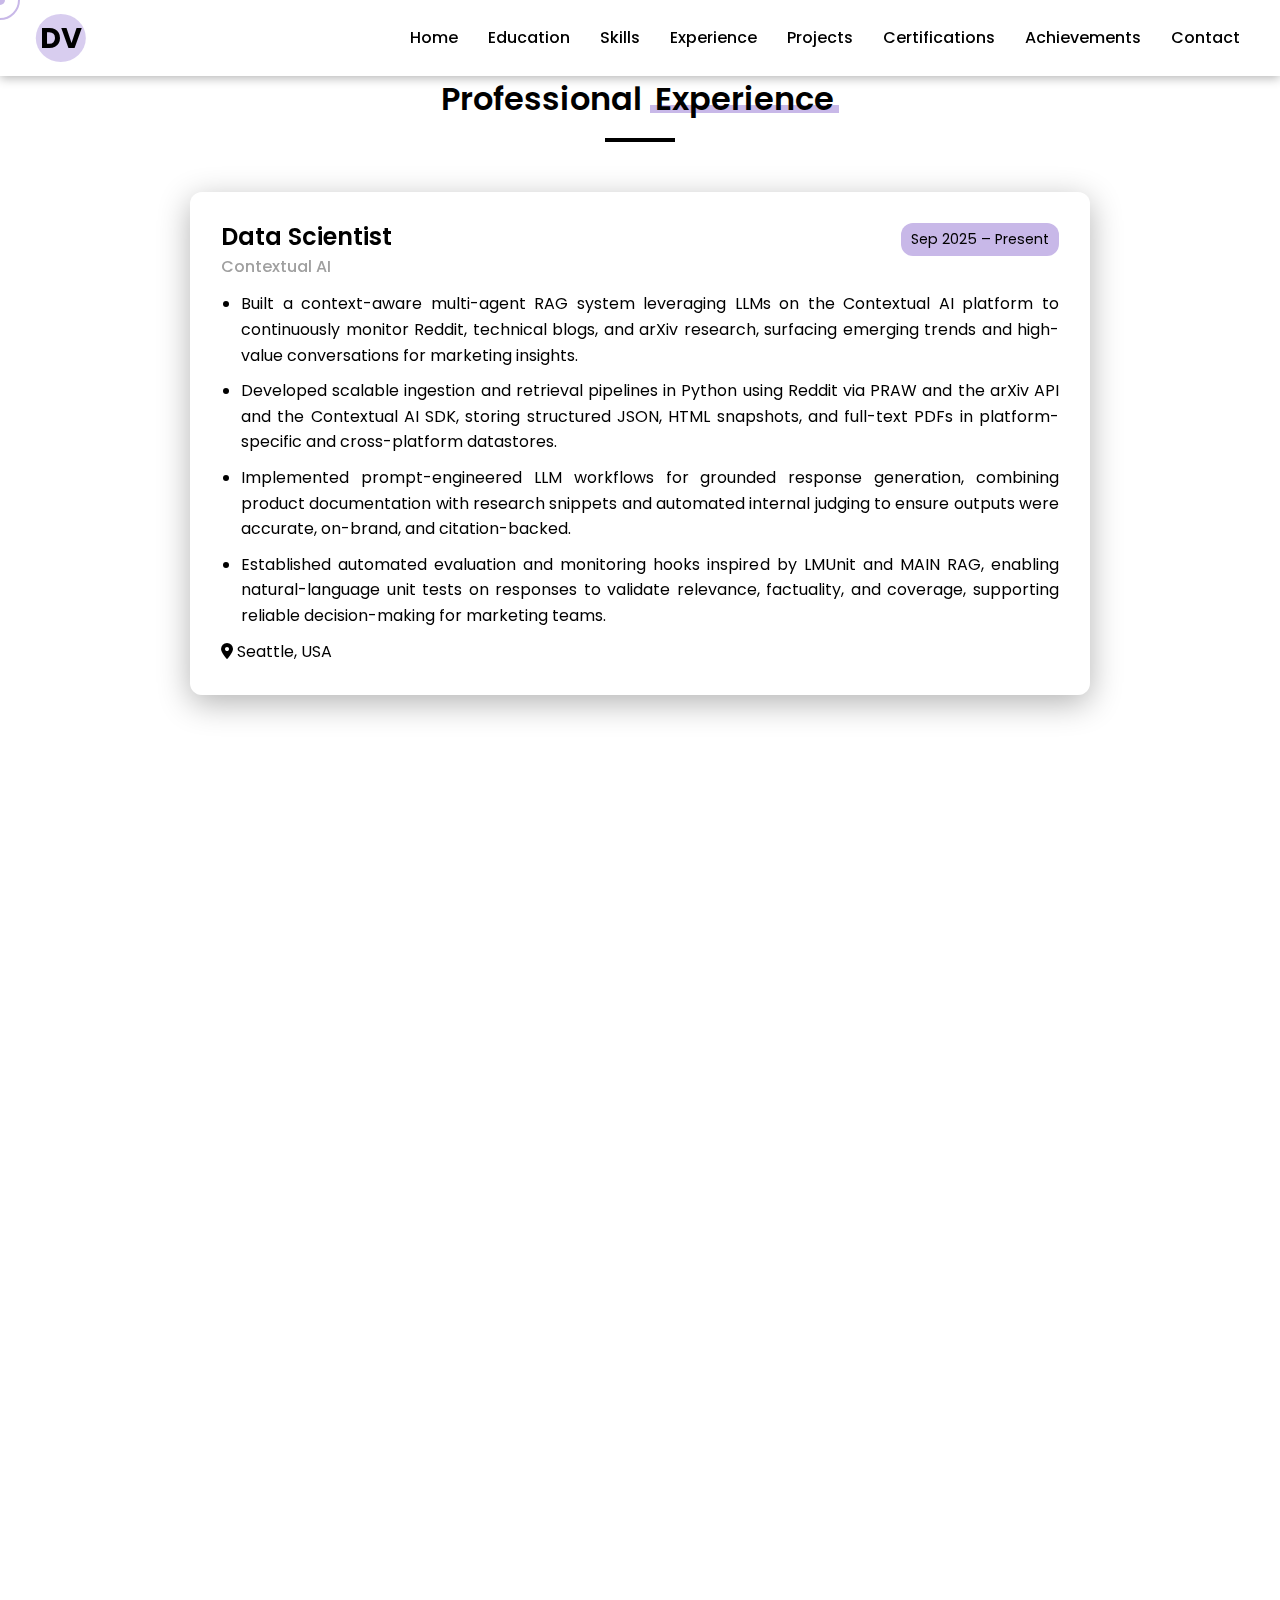
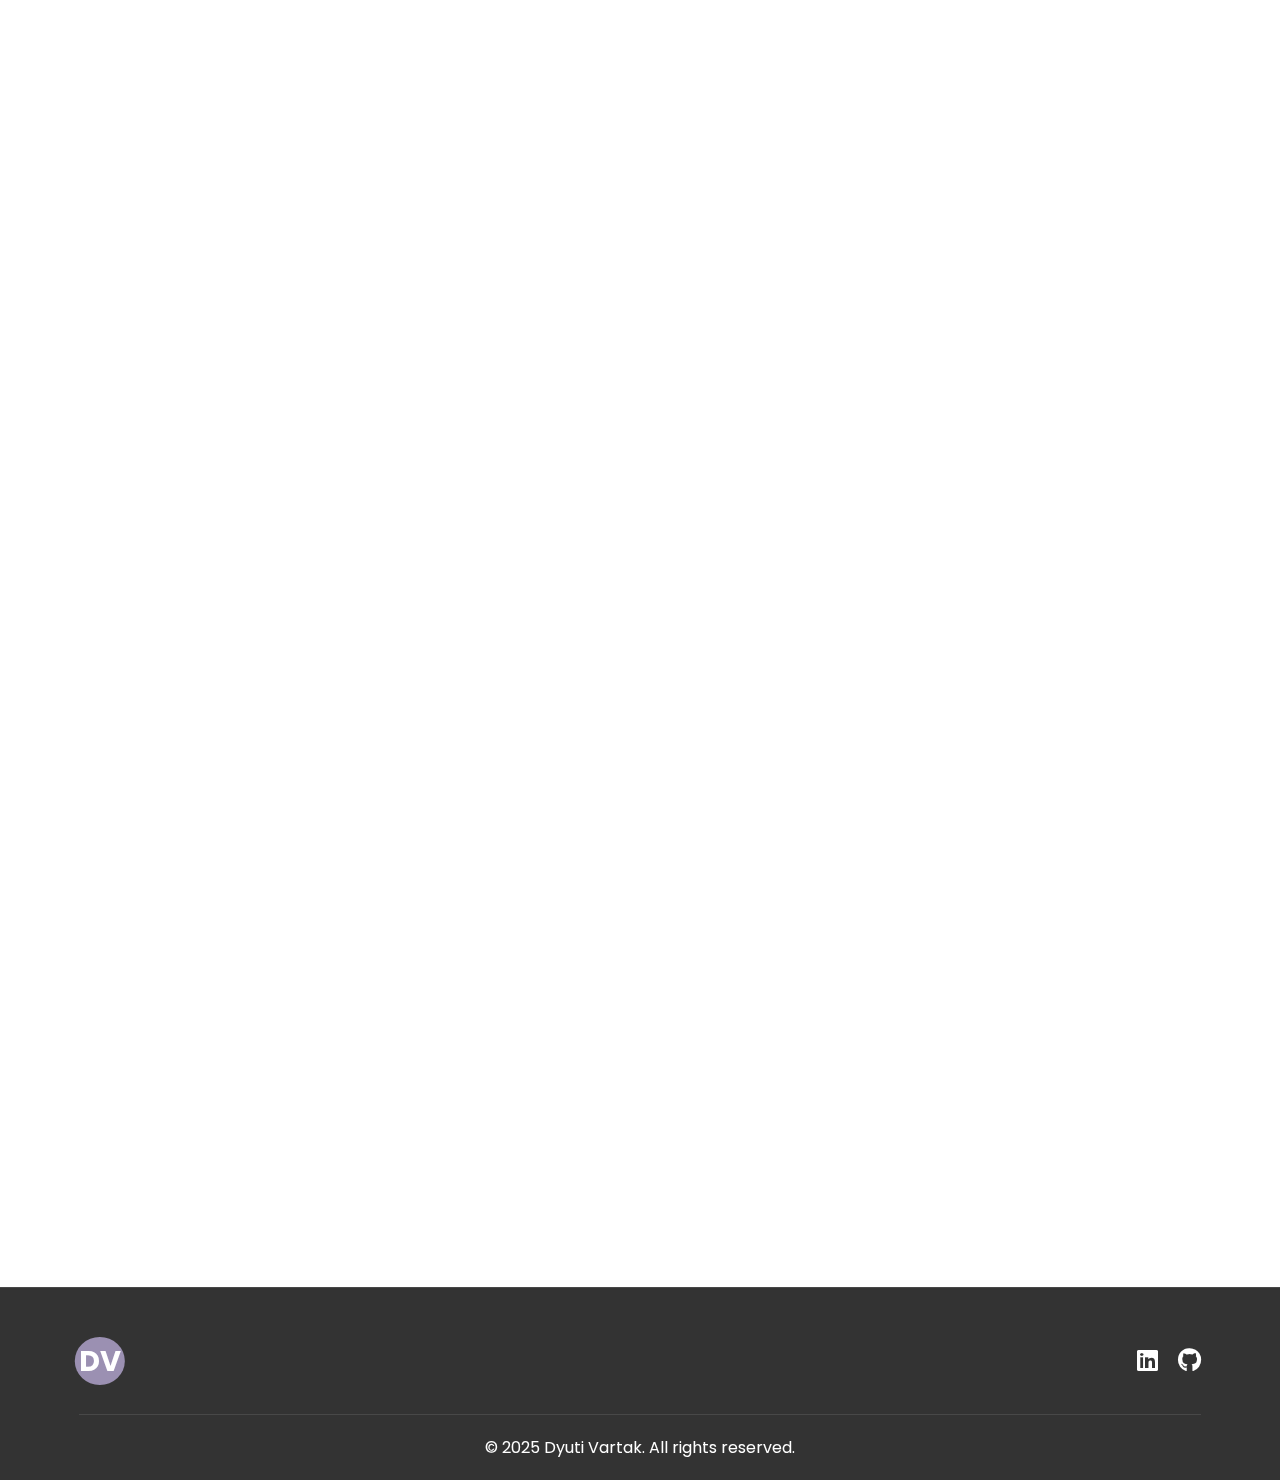
<file: experience.html>
<!DOCTYPE html>
<html lang="en">
<head>
    <meta charset="UTF-8">
    <meta name="viewport" content="width=device-width, initial-scale=1.0">
    <title>Experience - Dyuti Vartak</title>
    <link rel="stylesheet" href="assets/css/styles.css">
    <link href="https://fonts.googleapis.com/css2?family=Poppins:wght@300;400;500;600;700&display=swap" rel="stylesheet">
    <link rel="stylesheet" href="https://cdnjs.cloudflare.com/ajax/libs/font-awesome/6.0.0-beta3/css/all.min.css">
</head>
<body>
    <div class="cursor"></div>
    <div class="cursor-follower"></div>

    <!-- Header -->
    <header id="header">
        <div class="logo">
            <a href="index.html">DV</a>
        </div>
        <div class="hamburger">
            <div class="line"></div>
            <div class="line"></div>
            <div class="line"></div>
        </div>
        <nav>
            <ul>
                <li><a href="index.html" class="nav-link">Home</a></li>
                <li><a href="education.html" class="nav-link">Education</a></li>
                <li><a href="skills.html" class="nav-link">Skills</a></li>
                <li><a href="experience.html" class="nav-link active">Experience</a></li>
                <li><a href="projects.html" class="nav-link">Projects</a></li>
                <li><a href="certifications.html" class="nav-link">Certifications</a></li>
                <li><a href="achievements.html" class="nav-link">Achievements</a></li>
                <li><a href="contact.html" class="nav-link">Contact</a></li>
            </ul>
        </nav>
    </header>

    <main>
        <!-- Experience Section -->
        <section id="experience" class="section">
            <div class="container">
                <div class="section-header">
                    <h2>Professional <span class="highlight">Experience</span></h2>
                    <div class="underline"></div>
                </div>
                <div class="experiences">
                    <div class="experience-item appear-animation">
                        <div class="experience-header">
                            <div class="experience-company">
                                <h3>Data Scientist</h3>
                                <h4>Contextual AI</h4>
                            </div>
                            <div class="experience-duration">
                                <span class="date">Sep 2025 – Present</span>
                            </div>
                        </div>
                        <div class="experience-content">
                            <ul>
                                <li>Built a context-aware multi-agent RAG system leveraging LLMs on the Contextual AI platform to continuously monitor Reddit, technical blogs, and arXiv research, surfacing emerging trends and high-value conversations for marketing insights.</li>
                                <li>Developed scalable ingestion and retrieval pipelines in Python using Reddit via PRAW and the arXiv API and the Contextual AI SDK, storing structured JSON, HTML snapshots, and full-text PDFs in platform-specific and cross-platform datastores.</li>
                                <li>Implemented prompt-engineered LLM workflows for grounded response generation, combining product documentation with research snippets and automated internal judging to ensure outputs were accurate, on-brand, and citation-backed.</li>
                                <li>Established automated evaluation and monitoring hooks inspired by LMUnit and MAIN RAG, enabling natural-language unit tests on responses to validate relevance, factuality, and coverage, supporting reliable decision-making for marketing teams.</li>
                            </ul>
                            <div class="location"><i class="fas fa-map-marker-alt"></i> Seattle, USA</div>
                        </div>
                    </div>
                    <div class="experience-item appear-animation">
                        <div class="experience-header">
                            <div class="experience-company">
                                <h3>Graduate Research Assistant</h3>
                                <h4>Seafood Globalization Lab</h4>
                            </div>
                            <div class="experience-duration">
                                <span class="date">Jun 2025 – Present</span>
                            </div>
                        </div>
                        <div class="experience-content">
                            <ul>
                                <li>Engineered Python-based data pipelines to scrape and clean 25+ years of US Census trade records (800k rows).</li>
                                <li>Optimized SQL workloads using CTEs and indexed joins for faster data retrieval (reducing query runtime by 50%) and built an interactive Tableau dashboard tracking 6+ KPIs across > 100k records.</li>
                                <li>Built Docker-based workflows integrated with AWS S3 and ECR to centralize data storage and retrieve only the required datasets at runtime via AWS Batch, ensuring consistent environments and accelerating deployment by 40%.</li>
                                <li>Built a structured unit-testing framework (12 functions, 103 tests) for the exploreARTIS library to validate key data-filtering and transformation operations, significantly improving code quality and maintainability.</li>
                            </ul>
                            <div class="location"><i class="fas fa-map-marker-alt"></i> Seattle, USA</div>
                        </div>
                    </div>
                    <div class="experience-item appear-animation">
                        <div class="experience-header">
                            <div class="experience-company">
                                <h3>Data Engineer Intern</h3>
                                <h4>KLOA</h4>
                            </div>
                            <div class="experience-duration">
                                <span class="date">Aug 2025 – Sep 2025</span>
                            </div>
                        </div>
                        <div class="experience-content">
                            <ul>
                                <li>Designed Python-based scraping scripts to extract and structure product metadata and brand-specific terminology from 50+ e-commerce platforms, collecting over 500k structured records.</li>
                                <li>Applied unsupervised learning techniques (LDA, BERTopic) to classify e-commerce sites by theme, integrating domain-specific dictionaries into a C++ iOS codebase via Swift, improving query suggestion relevance by 25%.</li>
                                <li>Developed and automated ETL pipelines using Databricks, reducing manual processing time by 40% and improving data consistency across multiple sources.</li>
                            </ul>
                            <div class="location"><i class="fas fa-map-marker-alt"></i> Seattle, USA</div>
                        </div>
                    </div>
                    <div class="experience-item appear-animation">
                        <div class="experience-header">
                            <div class="experience-company">
                                <h3>Undergraduate Research Assistant</h3>
                                <h4>Deep Learning Lab</h4>
                            </div>
                            <div class="experience-duration">
                                <span class="date">Jul 2023 – Mar 2024</span>
                            </div>
                        </div>
                        <div class="experience-content">
                            <ul>
                                <li>Engineered a hybrid dimensionality reduction pipeline by combining SelectKBest (f-classif) with L1-regularized autoencoders, reducing a 900-feature radiomic dataset and enabling robust multi-class classification (normal, bacterial, viral) with XGBoost, achieving 80.45% accuracy.</li>
                                <li>Performed systematic ablation studies on feature selection strategies and preprocessing choices (MinMax normalization) using cross-validation, quantifying their impact on classifier performance and improving generalization on held-out test data.</li>
                                <li>Developed and trained a sequential autoencoder on normal-class data for unsupervised anomaly detection, extracting latent features to benchmark 9 classical ML classifiers, and evaluated results using macro-averaged precision, recall, and F2-score.</li>
                            </ul>
                            <div class="location"><i class="fas fa-map-marker-alt"></i> Mumbai, IND</div>
                        </div>
                    </div>
                    <div class="experience-item appear-animation">
                        <div class="experience-header">
                            <div class="experience-company">
                                <h3>Machine Learning Intern</h3>
                                <h4>Docsumo Pte. Ltd</h4>
                            </div>
                            <div class="experience-duration">
                                <span class="date">Nov 2023 – Jan 2024</span>
                            </div>
                        </div>
                        <div class="experience-content">
                            <ul>
                                <li>Improved fraud detection precision by 30% over the baseline logistic regression model by deploying Random Forest models on 200+ financial documents using AWS SageMaker with engineered features.</li>
                                <li>Designed and deployed Python and Flask-based automation pipelines, reducing average document processing time from 10 minutes per document to 5 minutes.</li>
                                <li>Cut manual review effort by 60% relative to pre-automation workflows and increased client satisfaction scores by 15% compared to prior quarter.</li>
                            </ul>
                            <div class="location"><i class="fas fa-map-marker-alt"></i> Mumbai, IND</div>
                        </div>
                    </div>
                    <div class="experience-item appear-animation">
                        <div class="experience-header">
                            <div class="experience-company">
                                <h3>Data Analysis Intern</h3>
                                <h4>Air India Engineering Services Limited</h4>
                            </div>
                            <div class="experience-duration">
                                <span class="date">Jan 2023 – Feb 2023</span>
                            </div>
                        </div>
                        <div class="experience-content">
                            <ul>
                                <li>Increased data-processing throughput by 50% compared to the team's prior manual workflow by building an automated Python pipeline that ingested, cleaned, and merged flight safety logs.</li>
                                <li>Reduced review workload by 40% relative to historical inspection times by developing an Isolation Forest–based anomaly detection model that flagged abnormal sensor behavior, enabling engineers to focus only on high-risk events.</li>
                                <li>Improved response time to safety issues by 35% compared to pre-dashboard processes by using SQL to retrieve operational data and designing interactive Power BI dashboards (with Spark + Airflow for data orchestration) that visualized sensor trends, model predictions, and alert thresholds.</li>
                            </ul>
                            <div class="location"><i class="fas fa-map-marker-alt"></i> Mumbai, IND</div>
                        </div>
                    </div>
                </div>
            </div>
        </section>
    </main>

    <footer>
        <div class="container">
            <div class="footer-content">
                <div class="footer-logo">
                    <a href="index.html">DV</a>
                </div>
                <div class="footer-social">
                    <a href="https://linkedin.com/in/dyutivartak" target="_blank" aria-label="LinkedIn"><i class="fab fa-linkedin"></i></a>
                    <a href="https://github.com/dyutivartak" target="_blank" aria-label="GitHub"><i class="fab fa-github"></i></a>
                </div>
            </div>
            <div class="footer-bottom">
                <p>&copy; 2025 Dyuti Vartak. All rights reserved.</p>
            </div>
        </div>
    </footer>

    <div class="back-to-top">
        <i class="fas fa-arrow-up"></i>
    </div>

    <script src="assets/js/script.js"></script>
</body>
</html>
</file>
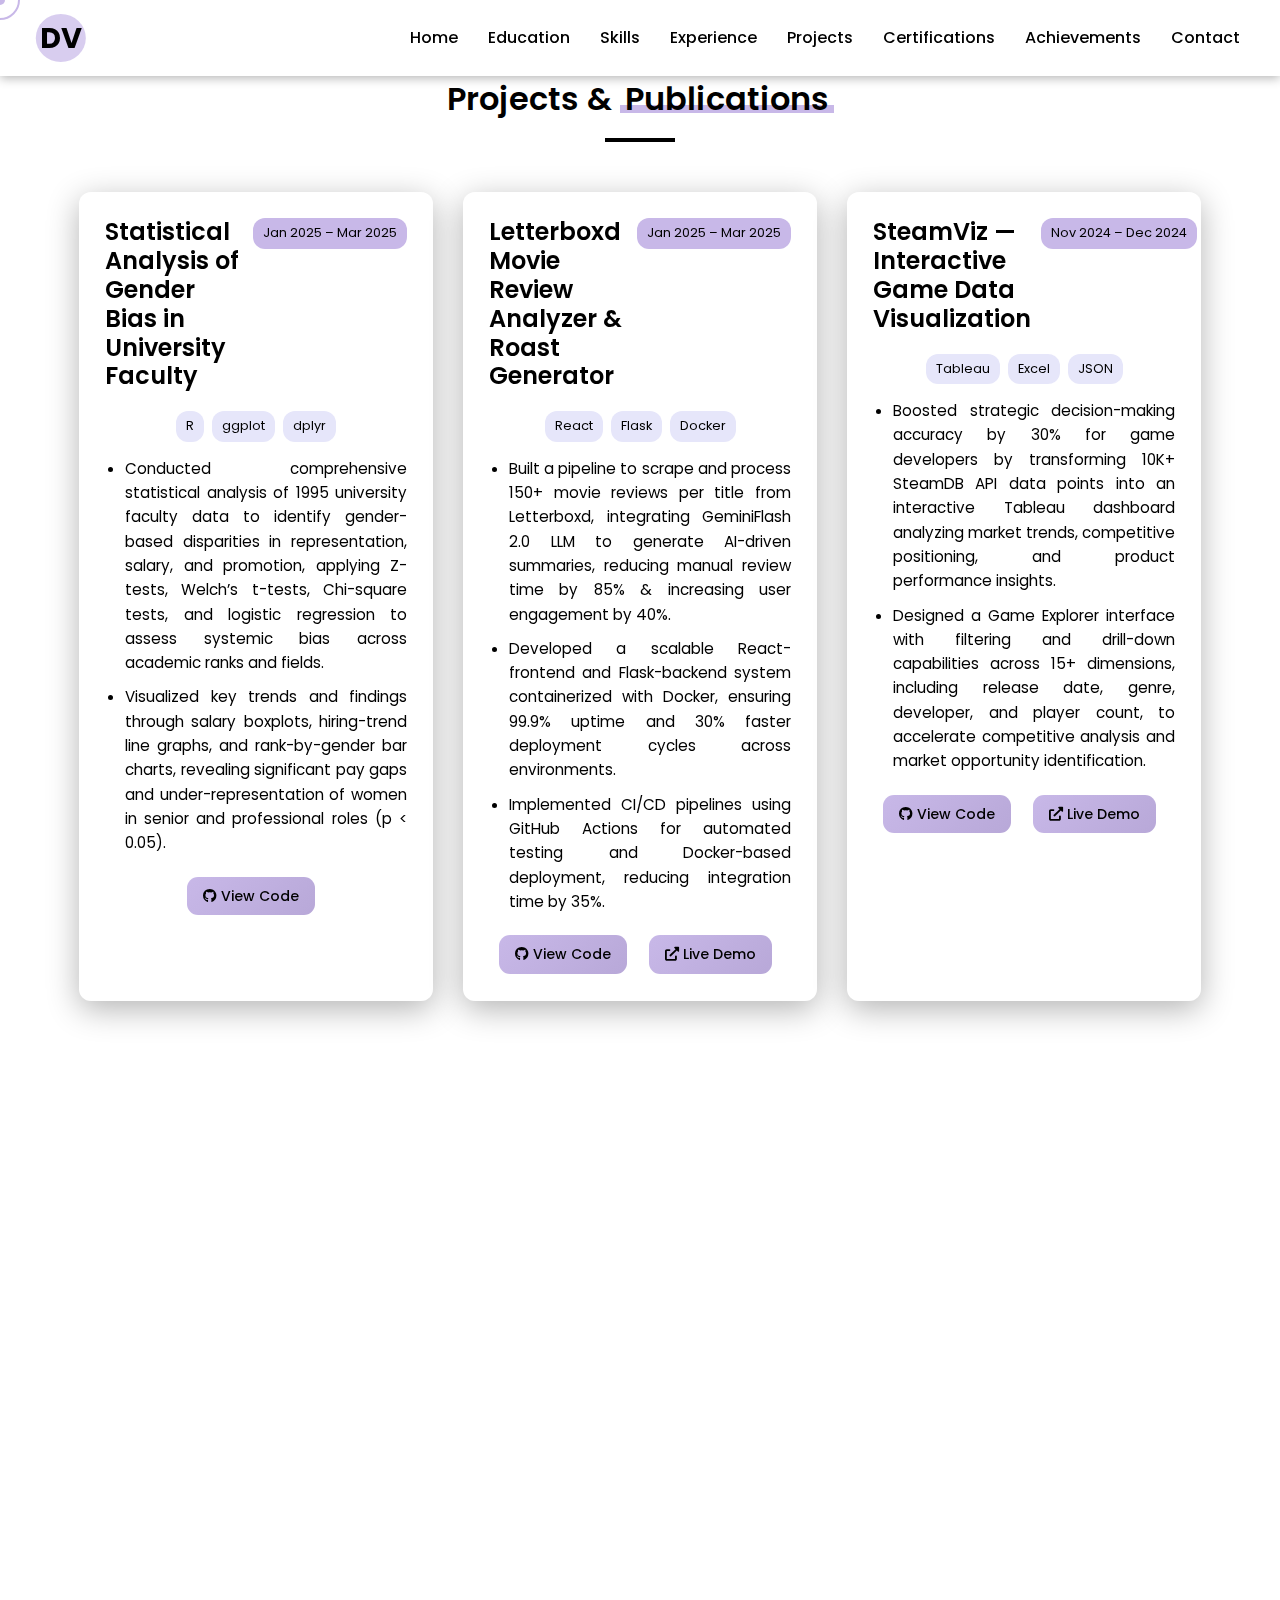
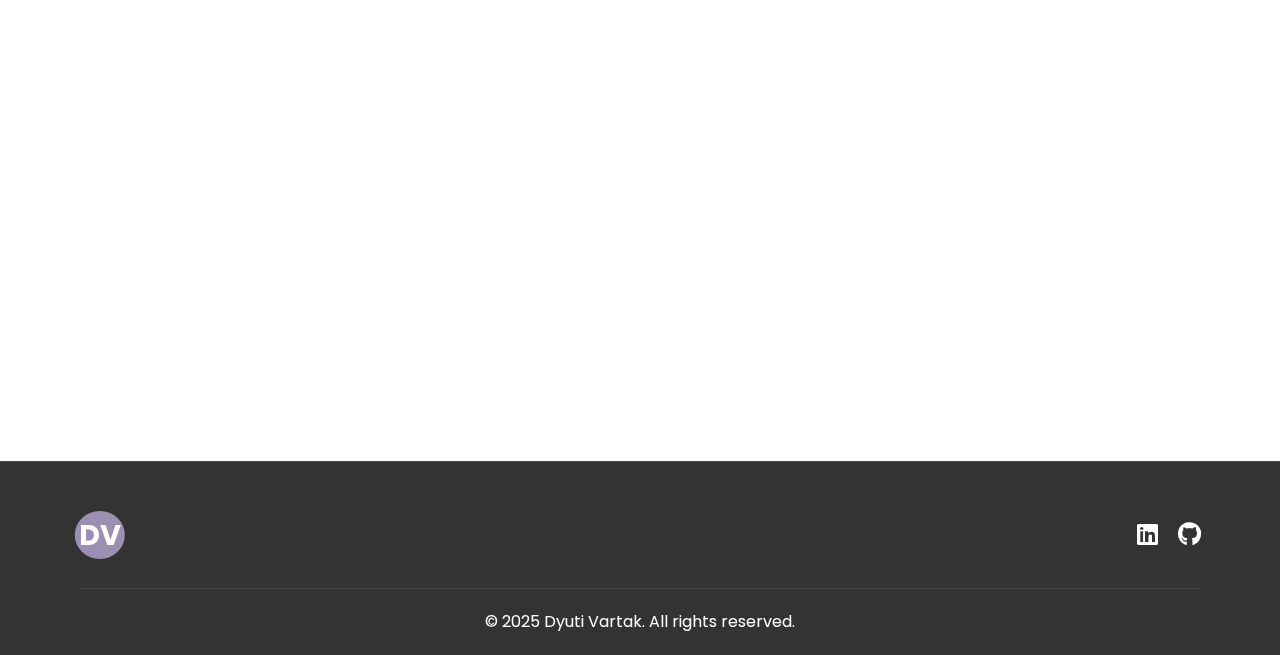
<file: projects.html>
<!DOCTYPE html>
<html lang="en">
<head>
    <meta charset="UTF-8">
    <meta name="viewport" content="width=device-width, initial-scale=1.0">
    <title>Projects - Dyuti Vartak</title>
    <link rel="stylesheet" href="assets/css/styles.css">
    <link href="https://fonts.googleapis.com/css2?family=Poppins:wght@300;400;500;600;700&display=swap" rel="stylesheet">
    <link rel="stylesheet" href="https://cdnjs.cloudflare.com/ajax/libs/font-awesome/6.0.0-beta3/css/all.min.css">
</head>
<body>
    <div class="cursor"></div>
    <div class="cursor-follower"></div>

    <!-- Header -->
    <header id="header">
        <div class="logo">
            <a href="index.html">DV</a>
        </div>
        <div class="hamburger">
            <div class="line"></div>
            <div class="line"></div>
            <div class="line"></div>
        </div>
        <nav>
            <ul>
                <li><a href="index.html" class="nav-link">Home</a></li>
                <li><a href="education.html" class="nav-link">Education</a></li>
                <li><a href="skills.html" class="nav-link">Skills</a></li>
                <li><a href="experience.html" class="nav-link">Experience</a></li>
                <li><a href="projects.html" class="nav-link active">Projects</a></li>
                <li><a href="certifications.html" class="nav-link">Certifications</a></li>
                <li><a href="achievements.html" class="nav-link">Achievements</a></li>
                <li><a href="contact.html" class="nav-link">Contact</a></li>
            </ul>
        </nav>
    </header>

    <main>
        <!-- Projects Section -->
        <section id="projects" class="section">
            <div class="container">
                <div class="section-header">
                    <h2>Projects & <span class="highlight">Publications</span></h2>
                    <div class="underline"></div>
                </div>
                <div class="projects-grid">
                    <div class="project-card appear-animation">
                        <div class="project-info">
                            <div class="project-title">
                                <h3>Statistical Analysis of Gender Bias in University Faculty</h3>
                                <div class="project-date">Jan 2025 – Mar 2025</div>
                            </div>
                            <div class="project-tags" style="display: flex; justify-content: center;">
                                <span>R</span>
                                <span>ggplot</span>
                                <span>dplyr</span>
                            </div>
                            <div class="project-description">
                                <ul>
                                    <li>Conducted comprehensive statistical analysis of 1995 university faculty data to identify gender-based disparities in representation, salary, and promotion, applying Z-tests, Welch’s t-tests, Chi-square tests, and logistic regression to assess systemic bias across academic ranks and fields.</li>
                                    <li>Visualized key trends and findings through salary boxplots, hiring-trend line graphs, and rank-by-gender bar charts, revealing significant pay gaps and under-representation of women in senior and professional roles (p < 0.05).</li>
                                </ul>
                            </div>
                            <div class="project-links" style="display: flex; justify-content: center;">
                                <a href="https://github.com/dyutivartak/Statistical-Analysis-of-Gender-using-R" class="btn project-btn" target="_blank"><i class="fab fa-github"></i> View Code</a>
                            </div>
                        </div>
                    </div>
                    <div class="project-card appear-animation">
                        <div class="project-info">
                            <div class="project-title">
                                <h3>Letterboxd Movie Review Analyzer & Roast Generator</h3>
                                <div class="project-date">Jan 2025 – Mar 2025</div>
                            </div>
                            <div class="project-tags" style="display: flex; justify-content: center;">
                                <span>React</span>
                                <span>Flask</span>
                                <span>Docker</span>
                            </div>
                            <div class="project-description">
                                <ul>
                                    <li>Built a pipeline to scrape and process 150+ movie reviews per title from Letterboxd, integrating GeminiFlash 2.0 LLM to generate AI-driven summaries, reducing manual review time by 85% & increasing user engagement by 40%.</li>
                                    <li>Developed a scalable React-frontend and Flask-backend system containerized with Docker, ensuring 99.9% uptime and 30% faster deployment cycles across environments.</li>
                                    <li>Implemented CI/CD pipelines using GitHub Actions for automated testing and Docker-based deployment, reducing integration time by 35%.</li>
                                </ul>
                            </div>
                            <div class="project-links" style="display: flex; justify-content: center;">
                                <a href="https://github.com/dyutivartak/Letterboxd-Review_Analyzer" class="btn project-btn" target="_blank"><i class="fab fa-github"></i> View Code</a>
                                <a href="https://www.youtube.com/watch?v=h8JnYarm5BA" class="btn project-btn" target="_blank"><i class="fas fa-external-link-alt"></i> Live Demo</a>
                            </div>
                        </div>
                    </div>
                    <div class="project-card appear-animation">
                        <div class="project-info">
                            <div class="project-title">
                                <h3>SteamViz — Interactive Game Data Visualization</h3>
                                <div class="project-date">Nov 2024 – Dec 2024</div>
                            </div>
                            <div class="project-tags" style="display: flex; justify-content: center;">
                                <span>Tableau</span>
                                <span>Excel</span>
                                <span>JSON</span>
                            </div>
                            <div class="project-description">
                                <ul>
                                    <li>Boosted strategic decision-making accuracy by 30% for game developers by transforming 10K+ SteamDB API data points into an interactive Tableau dashboard analyzing market trends, competitive positioning, and product performance insights.</li>
                                    <li>Designed a Game Explorer interface with filtering and drill-down capabilities across 15+ dimensions, including release date, genre, developer, and player count, to accelerate competitive analysis and market opportunity identification.</li>
                                </ul>
                            </div>
                            <div class="project-links" style="display: flex; justify-content: center;">
                                <a href="https://github.com/dyutivartak/SteamViz" class="btn project-btn" target="_blank"><i class="fab fa-github"></i> View Code</a>
                                <a href="https://public.tableau.com/app/profile/dyuti.vartak/viz/SteamViz_17291691654420/Dashboard1" class="btn project-btn" target="_blank"><i class="fas fa-external-link-alt"></i> Live Demo</a>
                            </div>
                        </div>
                    </div>
                    <div class="project-card appear-animation">
                        <div class="project-info">
                            <div class="project-title">
                                <h3>FlexAlign: Estimation of Gym Pose</h3>
                                <div class="project-date">Jul 2023 - Sept 2023</div>
                            </div>
                            <div class="project-tags" style="display: flex; justify-content: center;">
                                <span>Python</span>
                                <span>OpenCV</span>
                                <span>NumPy</span>
                                <span>MediaPipe</span>
                            </div>
                            <div class="project-description">
                                <ul>
                                    <li>Developed a computer vision-based system to detect and evaluate human body posture during gym workouts using MediaPipe’s holistic model, enabling accurate tracking of 33 body landmarks in real-time.</li>
                                    <li>Implemented pose detection and angle estimation logic to assess three key gym exercises — shoulder press, bicep curls, and squats, providing immediate feedback on form using OpenCV overlays and real-time video feeds.</li>
                                    <li>Applied geometric computations to calculate joint angles and identify improper posture, ensuring pose correctness and injury prevention.</li>
                                </ul>
                            </div>
                            <div class="project-links" style="display: flex; justify-content: center;">
                                <a href="https://github.com/dyutivartak/FlexAlign-Estimation-of-Gym-Pose" class="btn project-btn" target="_blank"><i class="fab fa-github"></i> View Code</a>
                            </div>
                        </div>
                    </div>
                    <div class="project-card appear-animation">
                        <div class="project-info">
                            <div class="project-title">
                                <h3>ML Analysis of Freezing of Gait in Parkinson’s Disease</h3>
                                <div class="project-date">Dec 2022 – Jun 2023</div>
                            </div>
                            <div class="project-tags" style="display: flex; justify-content: center;">
                                <span>Python</span>
                                <span>LGBM</span>
                                <span>Visualization</span>
                            </div>
                            <div class="project-publication" style="font-size: 0.9em; color: grey; margin-top: 5px;">Published in International Conference on Communication and Computational Technologies</div>
                            <div class="project-description">
                                <ul>
                                    <li>Engineered time-series features from wearable accelerometer data and patient metadata to build a LightGBM multi-class classifier predicting types of freezing-of-gait events (Start Hesitation, Turn, Walking) in Parkinson's patients.</li>
                                    <li>Conducted group-based cross-validation to rigorously evaluate model performance, achieving a mean average precision (MAP) of 0.4765 on lab-based TDCSFOG data and 0.1415 on home-based DeFOG data.</li>
                                    <li>Developed a robust predictive pipeline with interactive visualizations of feature importance, temporal gait patterns, and model predictions using Matplotlib, ranking in the top 20% of a global Parkinson's freezing-of-gait competition.</li>
                                </ul>
                            </div>
                            <div class="project-links" style="display: flex; justify-content: center;">
                                <a href="https://github.com/dyutivartak/ML-Projects/blob/main/FOG%20in%20Parkinson's%20Disease%20Using%20LightGBM.ipynb" class="btn project-btn" target="_blank"><i class="fab fa-github"></i> View Code</a>
                                <a href="https://link.springer.com/chapter/10.1007/978-981-97-7426-5_16" class="btn project-btn" target="_blank"><i class="fas fa-external-link-alt"></i> View Paper</a>
                            </div>
                        </div>
                    </div>
                    <div class="project-card appear-animation">
                        <div class="project-info">
                            <div class="project-title">
                                <h3>EyeSpy: Computer Vision Attendance System</h3>
                                <div class="project-date">Jul 2021 - Jul 2022</div>
                            </div>
                            <div class="project-tags" style="display: flex; justify-content: center;">
                                <span>Python</span>
                                <span>YOLO</span>
                                <span>OpenCV</span>
                                <span>Computer Vision</span>
                            </div>
                            <div class="project-publication" style="font-size: 0.9em; color: grey; margin-top: 5px;">Published in International Conference on Computing Communication and Networking Technologies</div>
                            <div class="project-description">
                                <ul>
                                    <li>Implemented and evaluated object detection (Haar Cascade, YOLO) and facial recognition (Siamese Model, face-recognition library) algorithms on custom classroom data.</li>
                                    <li>Developed an automated attendance system integrating Haar Cascade and the face-rec library, enabling real-time, high-accuracy student attendance tracking, achieving 86.84% accuracy.</li>
                                </ul>
                            </div>
                            <div class="project-links" style="display: flex; justify-content: center;">
                                <a href="https://github.com/dyutivartak/ML-Projects/blob/main/Attendance_Management_System.ipynb" class="btn project-btn" target="_blank"><i class="fab fa-github"></i> View Code</a>
                                <a href="https://ieeexplore.ieee.org/document/10308209" class="btn project-btn" target="_blank"><i class="fas fa-external-link-alt"></i> View Paper</a>
                            </div>
                        </div>
                    </div>
                </div>
            </div>
        </section>
    </main>

    <footer>
        <div class="container">
            <div class="footer-content">
                <div class="footer-logo">
                    <a href="index.html">DV</a>
                </div>
                <div class="footer-social">
                    <a href="https://linkedin.com/in/dyutivartak" target="_blank" aria-label="LinkedIn"><i class="fab fa-linkedin"></i></a>
                    <a href="https://github.com/dyutivartak" target="_blank" aria-label="GitHub"><i class="fab fa-github"></i></a>
                </div>
            </div>
            <div class="footer-bottom">
                <p>&copy; 2025 Dyuti Vartak. All rights reserved.</p>
            </div>
        </div>
    </footer>

    <div class="back-to-top">
        <i class="fas fa-arrow-up"></i>
    </div>

    <script src="assets/js/script.js"></script>
</body>
</html>
</file>
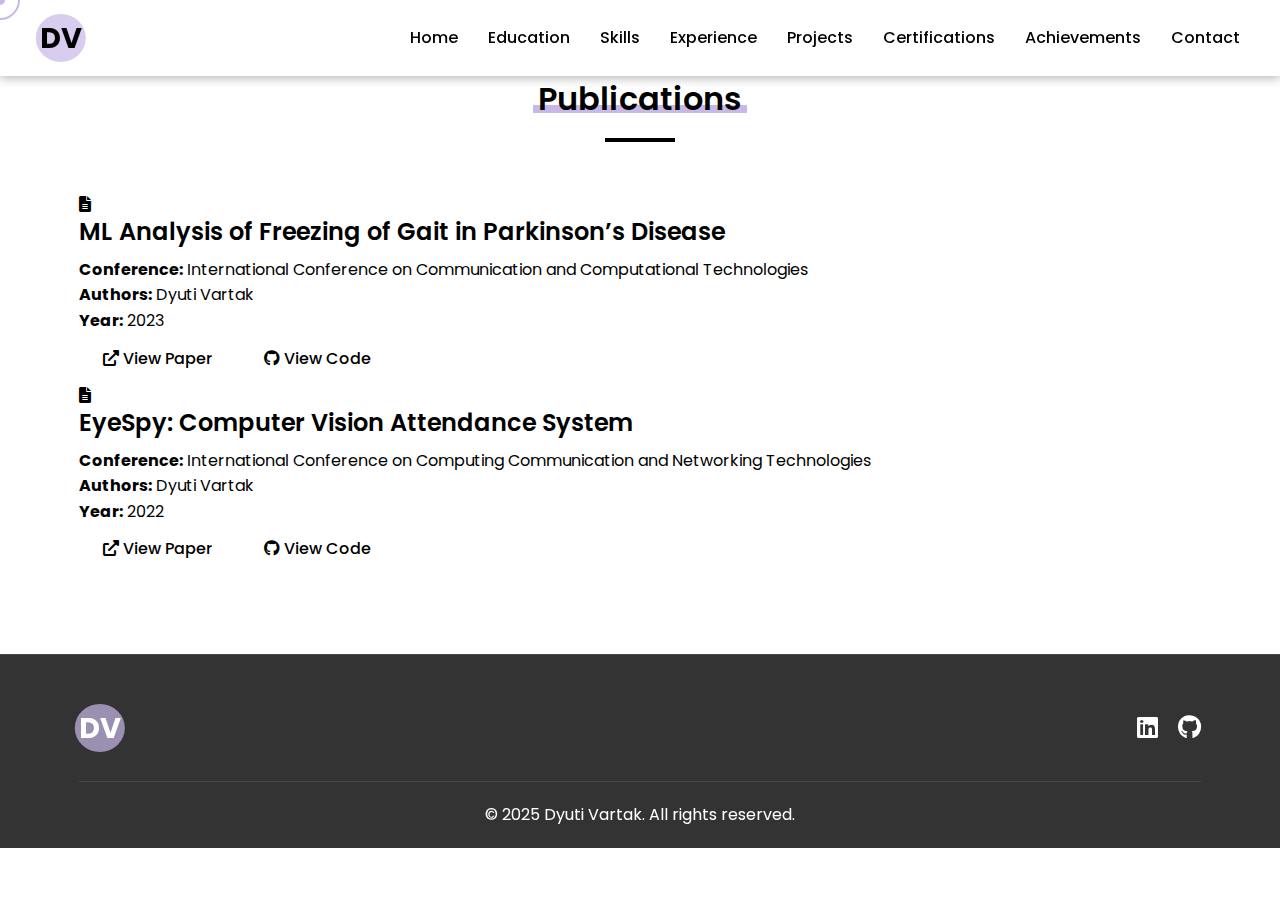
<file: publications.html>
<!DOCTYPE html>
<html lang="en">
<head>
    <meta charset="UTF-8">
    <meta name="viewport" content="width=device-width, initial-scale=1.0">
    <title>Publications - Dyuti Vartak</title>
    <link rel="stylesheet" href="assets/css/styles.css">
    <link href="https://fonts.googleapis.com/css2?family=Poppins:wght@300;400;500;600;700&display=swap" rel="stylesheet">
    <link rel="stylesheet" href="https://cdnjs.cloudflare.com/ajax/libs/font-awesome/6.0.0-beta3/css/all.min.css">
</head>
<body>
    <div class="cursor"></div>
    <div class="cursor-follower"></div>

    <!-- Header -->
    <header id="header">
        <div class="logo">
            <a href="index.html">DV</a>
        </div>
        <div class="hamburger">
            <div class="line"></div>
            <div class="line"></div>
            <div class="line"></div>
        </div>
        <nav>
            <ul>
                <li><a href="index.html" class="nav-link">Home</a></li>
                <li><a href="education.html" class="nav-link">Education</a></li>
                <li><a href="skills.html" class="nav-link">Skills</a></li>
                <li><a href="experience.html" class="nav-link">Experience</a></li>
                <li><a href="projects.html" class="nav-link">Projects</a></li>
                <li><a href="certifications.html" class="nav-link">Certifications</a></li>
                <li><a href="achievements.html" class="nav-link">Achievements</a></li>
                <li><a href="contact.html" class="nav-link">Contact</a></li>
            </ul>
        </nav>
    </header>

    <main>
        <!-- Publications Section -->
        <section id="publications" class="section">
            <div class="container">
                <div class="section-header">
                    <h2><span class="highlight">Publications</span></h2>
                    <div class="underline"></div>
                </div>
                <div class="publications-container">
                    <div class="publication-card appear-animation">
                        <div class="publication-icon">
                            <i class="fas fa-file-alt"></i>
                        </div>
                        <div class="publication-content">
                            <h3>ML Analysis of Freezing of Gait in Parkinson’s Disease</h3>
                            <p><strong>Conference:</strong> International Conference on Communication and Computational Technologies</p>
                            <p><strong>Authors:</strong> Dyuti Vartak</p>
                            <p><strong>Year:</strong> 2023</p>
                            <div class="publication-links">
                                <a href="https://link.springer.com/chapter/10.1007/978-981-97-7426-5_16" class="btn publication-btn" target="_blank"><i class="fas fa-external-link-alt"></i> View Paper</a>
                                <a href="https://github.com/dyutivartak/ML-Projects/blob/main/FOG%20in%20Parkinson's%20Disease%20Using%20LightGBM.ipynb" class="btn publication-btn" target="_blank"><i class="fab fa-github"></i> View Code</a>
                            </div>
                        </div>
                    </div>
                    <div class="publication-card appear-animation">
                        <div class="publication-icon">
                            <i class="fas fa-file-alt"></i>
                        </div>
                        <div class="publication-content">
                            <h3>EyeSpy: Computer Vision Attendance System</h3>
                            <p><strong>Conference:</strong> International Conference on Computing Communication and Networking Technologies</p>
                            <p><strong>Authors:</strong> Dyuti Vartak</p>
                            <p><strong>Year:</strong> 2022</p>
                            <div class="publication-links">
                                <a href="https://ieeexplore.ieee.org/document/10308209" class="btn publication-btn" target="_blank"><i class="fas fa-external-link-alt"></i> View Paper</a>
                                <a href="https://github.com/dyutivartak/ML-Projects/blob/main/Attendance_Management_System.ipynb" class="btn publication-btn" target="_blank"><i class="fab fa-github"></i> View Code</a>
                            </div>
                        </div>
                    </div>
                </div>
            </div>
        </section>
    </main>

    <footer>
        <div class="container">
            <div class="footer-content">
                <div class="footer-logo">
                    <a href="index.html">DV</a>
                </div>
                <div class="footer-social">
                    <a href="https://linkedin.com/in/dyutivartak" target="_blank" aria-label="LinkedIn"><i class="fab fa-linkedin"></i></a>
                    <a href="https://github.com/dyutivartak" target="_blank" aria-label="GitHub"><i class="fab fa-github"></i></a>
                </div>
            </div>
            <div class="footer-bottom">
                <p>&copy; 2025 Dyuti Vartak. All rights reserved.</p>
            </div>
        </div>
    </footer>

    <div class="back-to-top">
        <i class="fas fa-arrow-up"></i>
    </div>

    <script src="assets/js/script.js"></script>
</body>
</html>
</file>
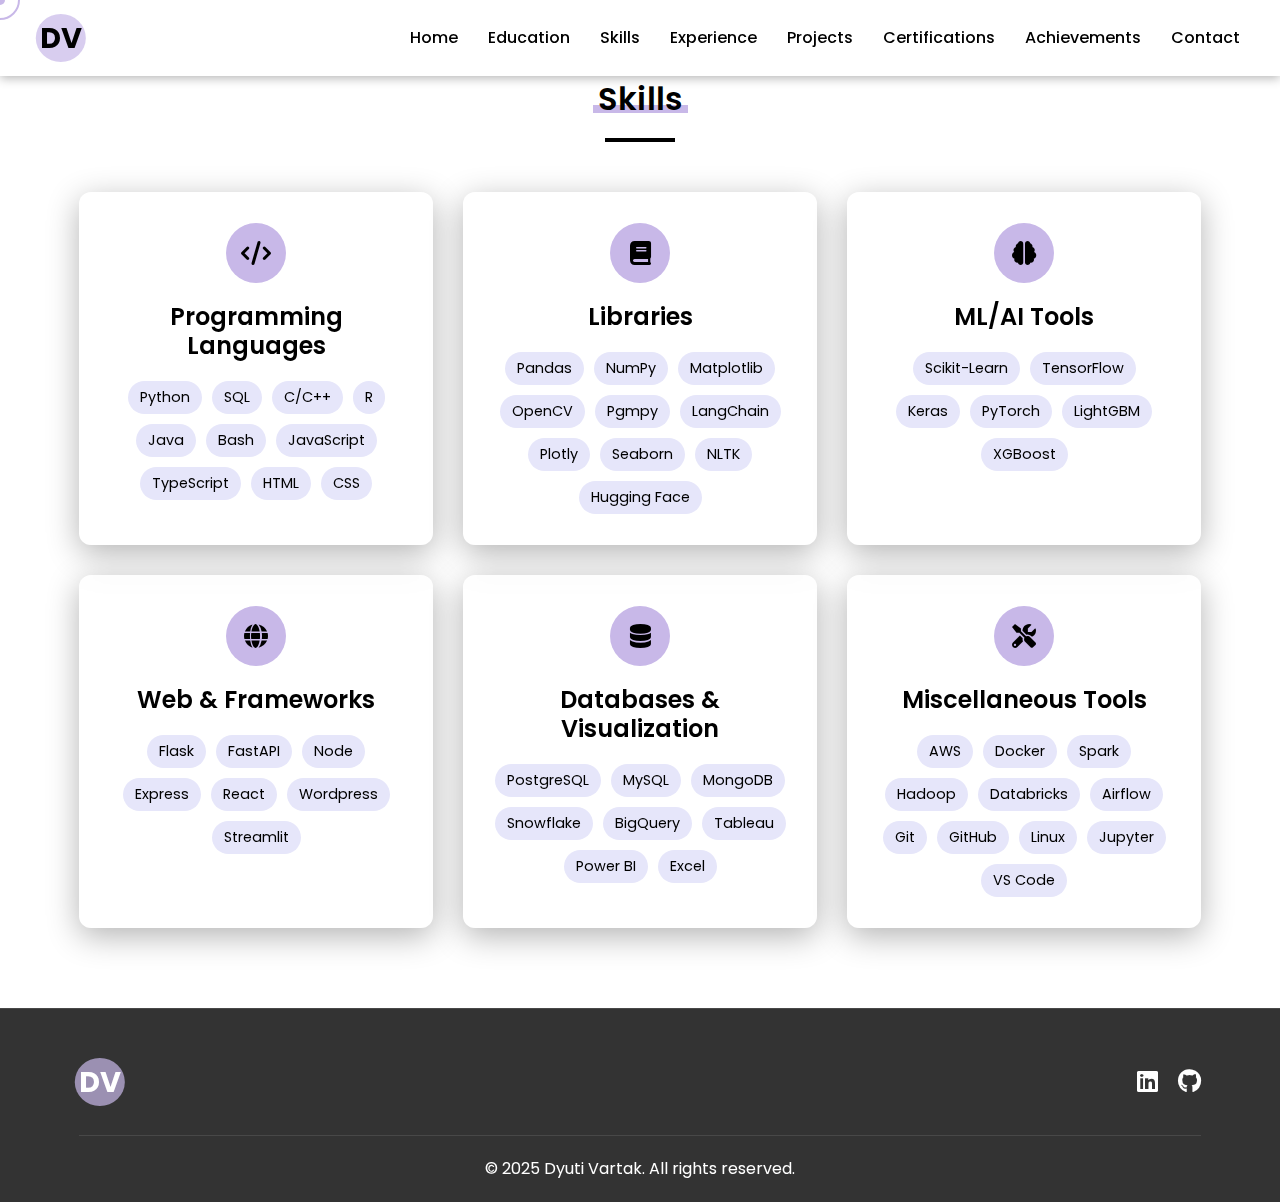
<file: skills.html>
<!DOCTYPE html>
<html lang="en">
<head>
    <meta charset="UTF-8">
    <meta name="viewport" content="width=device-width, initial-scale=1.0">
    <title>Skills - Dyuti Vartak</title>
    <link rel="stylesheet" href="assets/css/styles.css">
    <link href="https://fonts.googleapis.com/css2?family=Poppins:wght@300;400;500;600;700&display=swap" rel="stylesheet">
    <link rel="stylesheet" href="https://cdnjs.cloudflare.com/ajax/libs/font-awesome/6.0.0-beta3/css/all.min.css">
</head>
<body>
    <div class="cursor"></div>
    <div class="cursor-follower"></div>

    <!-- Header -->
    <header id="header">
        <div class="logo">
            <a href="index.html">DV</a>
        </div>
        <div class="hamburger">
            <div class="line"></div>
            <div class="line"></div>
            <div class="line"></div>
        </div>
        <nav>
            <ul>
                <li><a href="index.html" class="nav-link">Home</a></li>
                <li><a href="education.html" class="nav-link">Education</a></li>
                <li><a href="skills.html" class="nav-link active">Skills</a></li>
                <li><a href="experience.html" class="nav-link">Experience</a></li>
                <li><a href="projects.html" class="nav-link">Projects</a></li>
                <li><a href="certifications.html" class="nav-link">Certifications</a></li>
                <li><a href="achievements.html" class="nav-link">Achievements</a></li>
                <li><a href="contact.html" class="nav-link">Contact</a></li>
            </ul>
        </nav>
    </header>

    <main>
        <!-- Skills Section -->
        <section id="skills" class="section">
            <div class="container">
                <div class="section-header">
                    <h2><span class="highlight">Skills</span></h2>
                    <div class="underline"></div>
                </div>
                <div class="skills-container">
                    <div class="skills-category appear-animation">
                        <div class="skills-icon">
                            <i class="fas fa-code"></i>
                        </div>
                        <h3>Programming Languages</h3>
                        <ul class="skills-list">
                            <li>Python</li>
                            <li>SQL</li>
                            <li>C/C++</li>
                            <li>R</li>
                            <li>Java</li>
                            <li>Bash</li>
                            <li>JavaScript</li>
                            <li>TypeScript</li>
                            <li>HTML</li>
                            <li>CSS</li>
                        </ul>
                    </div>
                    <div class="skills-category appear-animation">
                        <div class="skills-icon">
                            <i class="fas fa-book"></i>
                        </div>
                        <h3>Libraries</h3>
                        <ul class="skills-list">
                            <li>Pandas</li>
                            <li>NumPy</li>
                            <li>Matplotlib</li>
                            <li>OpenCV</li>
                            <li>Pgmpy</li>
                            <li>LangChain</li>
                            <li>Plotly</li>
                            <li>Seaborn</li>
                            <li>NLTK</li>
                            <li>Hugging Face</li>
                        </ul>
                    </div>
                    <div class="skills-category appear-animation">
                        <div class="skills-icon">
                            <i class="fas fa-brain"></i>
                        </div>
                        <h3>ML/AI Tools</h3>
                        <ul class="skills-list">
                            <li>Scikit-Learn</li>
                            <li>TensorFlow</li>
                            <li>Keras</li>
                            <li>PyTorch</li>
                            <li>LightGBM</li>
                            <li>XGBoost</li>
                        </ul>
                    </div>
                    <div class="skills-category appear-animation">
                        <div class="skills-icon">
                            <i class="fas fa-globe"></i>
                        </div>
                        <h3>Web & Frameworks</h3>
                        <ul class="skills-list">
                            <li>Flask</li>
                            <li>FastAPI</li>
                            <li>Node</li>
                            <li>Express</li>
                            <li>React</li>
                            <li>Wordpress</li>
                            <li>Streamlit</li>
                        </ul>
                    </div>
                    <div class="skills-category appear-animation">
                        <div class="skills-icon">
                            <i class="fas fa-database"></i>
                        </div>
                        <h3>Databases & Visualization</h3>
                        <ul class="skills-list">
                            <li>PostgreSQL</li>
                            <li>MySQL</li>
                            <li>MongoDB</li>
                            <li>Snowflake</li>
                            <li>BigQuery</li>
                            <li>Tableau</li>
                            <li>Power BI</li>
                            <li>Excel</li>
                        </ul>
                    </div>
                    <div class="skills-category appear-animation">
                        <div class="skills-icon">
                            <i class="fas fa-tools"></i>
                        </div>
                        <h3>Miscellaneous Tools</h3>
                        <ul class="skills-list">
                            <li>AWS</li>
                            <li>Docker</li>
                            <li>Spark</li>
                            <li>Hadoop</li>
                            <li>Databricks</li>
                            <li>Airflow</li>
                            <li>Git</li>
                            <li>GitHub</li>
                            <li>Linux</li>
                            <li>Jupyter</li>
                            <li>VS Code</li>
                        </ul>
                    </div>
                </div>
            </div>
        </section>
    </main>

    <footer>
        <div class="container">
            <div class="footer-content">
                <div class="footer-logo">
                    <a href="index.html">DV</a>
                </div>
                <div class="footer-social">
                    <a href="https://linkedin.com/in/dyutivartak" target="_blank" aria-label="LinkedIn"><i class="fab fa-linkedin"></i></a>
                    <a href="https://github.com/dyutivartak" target="_blank" aria-label="GitHub"><i class="fab fa-github"></i></a>
                </div>
            </div>
            <div class="footer-bottom">
                <p>&copy; 2025 Dyuti Vartak. All rights reserved.</p>
            </div>
        </div>
    </footer>

    <div class="back-to-top">
        <i class="fas fa-arrow-up"></i>
    </div>

    <script src="assets/js/script.js"></script>
</body>
</html>
</file>
<file: assets/css/styles.css>
/* ===== VARIABLES ===== */
:root {
    --black: #000000;
    --white: #ffffff;
    --lavender: #c8b8e8;
    --lavender-dark: #b8a8d8;
    --lavender-light: #e6e6fa;
    --gray: #f0f0f0;
    --gray-dark: #a0a0a0;
    --shadow: rgba(0, 0, 0, 0.3);
    --primary-font: 'Poppins', sans-serif;
    --transition: all 0.3s ease;
    --border-radius: 12px;
    --gradient: linear-gradient(135deg, #c8b8e8 0%, #b8a8d8 100%);
}

/* ===== BASE ===== */
* {
    margin: 0;
    padding: 0;
    box-sizing: border-box;
}

html {
    scroll-behavior: smooth;
    scrollbar-width: thin;
    scrollbar-color: var(--lavender) var(--white);
}

body {
    font-family: var(--primary-font);
    line-height: 1.6;
    color: var(--black);
    background: var(--white);
    overflow-x: hidden;
}

a {
    text-decoration: none;
    color: inherit;
    transition: var(--transition);
}

ul {
    list-style: none;
}

img {
    max-width: 100%;
    height: auto;
    display: block;
}

.container {
    width: 90%;
    max-width: 1200px;
    margin: 0 auto;
    padding: 0 15px;
}

.section {
    padding: 80px 0;
    position: relative;
}

.section:nth-child(even) {
    background: rgba(255, 255, 255, 0.05);
    backdrop-filter: blur(10px);
    border: 1px solid rgba(255, 255, 255, 0.1);
}

.btn {
    display: inline-block;
    padding: 12px 24px;
    font-weight: 500;
    border-radius: var(--border-radius);
    cursor: pointer;
    transition: var(--transition);
    text-align: center;
}

.primary-btn {
    background: var(--gradient);
    color: var(--black);
    border: 2px solid transparent;
    background-clip: padding-box;
}

.primary-btn:hover {
    background: var(--lavender-dark);
    border-color: var(--lavender-dark);
    transform: translateY(-3px);
    box-shadow: 0 8px 25px rgba(102, 126, 234, 0.4);
}

.secondary-btn {
    background-color: transparent;
    color: var(--black);
    border: 2px solid var(--lavender);
    background: rgba(255, 255, 255, 0.1);
    backdrop-filter: blur(10px);
}

.secondary-btn:hover {
    background: var(--gradient);
    border-color: transparent;
    transform: translateY(-3px);
    box-shadow: 0 8px 25px rgba(102, 126, 234, 0.4);
}

.project-btn {
    padding: 8px 16px;
    font-size: 14px;
    margin-right: 10px;
    background: var(--gradient);
    border: 1px solid transparent;
    background-clip: padding-box;
    color: var(--black);
}

.project-btn:hover {
    background: var(--lavender-dark);
    border-color: var(--lavender-dark);
    box-shadow: 0 4px 15px rgba(102, 126, 234, 0.3);
}

.highlight {
    color: var(--black);
    position: relative;
    display: inline-block;
    padding: 0 5px;
    z-index: 1;
}

.highlight::after {
    content: '';
    position: absolute;
    bottom: 5px;
    left: 0;
    height: 8px;
    width: 100%;
    background-color: var(--lavender);
    z-index: -1;
    transition: var(--transition);
}

h1, h2, h3, h4, h5, h6 {
    font-weight: 600;
    line-height: 1.2;
}

h1 {
    font-size: 2.75rem;
    margin-bottom: 16px;
}

h2 {
    font-size: 2rem;
    margin-bottom: 20px;
}

h3 {
    font-size: 1.5rem;
    margin-bottom: 10px;
}

/* ===== CURSOR ===== */
.cursor {
    position: fixed;
    width: 10px;
    height: 10px;
    border-radius: 50%;
    background-color: var(--lavender);
    pointer-events: none;
    z-index: 9999;
    transform: translate(-50%, -50%);
    transition: transform 0.1s ease;
    display: none;
}

.cursor-follower {
    position: fixed;
    width: 40px;
    height: 40px;
    border: 2px solid var(--lavender);
    border-radius: 50%;
    pointer-events: none;
    z-index: 9998;
    transform: translate(-50%, -50%);
    transition: transform 0.15s ease, width 0.3s ease, height 0.3s ease;
    display: none;
}

@media (min-width: 1024px) {
    .cursor, .cursor-follower {
        display: block;
    }
}

/* ===== HEADER ===== */
#header {
    position: fixed;
    top: 0;
    left: 0;
    width: 100%;
    background-color: rgba(255, 255, 255, 0.98);
    box-shadow: 0 2px 10px var(--shadow);
    padding: 15px 0;
    z-index: 1000;
    transition: var(--transition);
    display: flex;
    justify-content: space-between;
    align-items: center;
    padding: 15px 40px;
}

#header.scrolled {
    padding: 10px 40px;
    background-color: rgba(255, 255, 255, 0.98);
    box-shadow: 0 5px 20px rgba(0, 0, 0, 0.1);
}

.logo a {
    font-size: 1.8rem;
    font-weight: 700;
    color: var(--black);
    position: relative;
    z-index: 2;
}

.logo a::after {
    content: '';
    position: absolute;
    width: 120%;
    height: 120%;
    background-color: var(--lavender);
    border-radius: 50%;
    top: 50%;
    left: 50%;
    transform: translate(-50%, -50%);
    z-index: -1;
    opacity: 0.7;
}

nav {
    display: flex;
    align-items: center;
}

nav ul {
    display: flex;
    gap: 30px;
}

nav ul li a {
    font-weight: 500;
    position: relative;
    padding: 5px 0;
}

nav ul li a::after {
    content: '';
    position: absolute;
    left: 0;
    bottom: 0;
    width: 0;
    height: 2px;
    background-color: var(--lavender);
    transition: var(--transition);
}

nav ul li a:hover::after,
nav ul li a.active::after {
    width: 100%;
}

.hamburger {
    display: none;
    cursor: pointer;
    z-index: 1001;
}

.hamburger .line {
    width: 25px;
    height: 3px;
    background-color: var(--black);
    margin: 5px;
    transition: var(--transition);
}

@media screen and (max-width: 768px) {
    #header {
        padding: 15px 20px;
    }
    
    #header.scrolled {
        padding: 10px 20px;
    }
    
    .hamburger {
        display: block;
    }
    
    .hamburger.active .line:nth-child(1) {
        transform: translateY(8px) rotate(45deg);
    }
    
    .hamburger.active .line:nth-child(2) {
        opacity: 0;
    }
    
    .hamburger.active .line:nth-child(3) {
        transform: translateY(-8px) rotate(-45deg);
    }
    
    nav {
        position: fixed;
        top: 0;
        right: -100%;
        width: 80%;
        max-width: 300px;
        height: 100vh;
        background-color: var(--white);
        flex-direction: column;
        justify-content: center;
        box-shadow: -5px 0 15px var(--shadow);
        transition: 0.5s;
        z-index: 1000;
    }
    
    nav.active {
        right: 0;
    }
    
    nav ul {
        flex-direction: column;
        text-align: center;
    }
    
    nav ul li {
        margin: 15px 0;
    }
}

/* ===== HERO SECTION ===== */
#hero {
    height: 100vh;
    display: flex;
    flex-direction: column;
    justify-content: center;
    align-items: center;
    background-color: var(--white);
    position: relative;
    overflow: hidden;
}

#hero::before {
    content: '';
    position: absolute;
    top: 0;
    left: 0;
    width: 100%;
    height: 100%;
    background: radial-gradient(circle at 25% 25%, var(--lavender) 0%, transparent 50%);
    opacity: 0.5;
    z-index: 0;
}

.hero-content {
    position: relative;
    z-index: 1;
    text-align: center;
    width: 100%;
    max-width: 900px;
    padding: 0 20px;
}

.hero-text h1 {
    font-size: 3rem;
    margin-bottom: 10px;
    opacity: 0;
    animation: fadeInUp 1s ease forwards;
    animation-delay: 0.2s;
}

.hero-text h2 {
    font-size: 1.5rem;
    margin-bottom: 20px;
    opacity: 0;
    animation: fadeInUp 1s ease forwards;
    animation-delay: 0.4s;
}

.typewriter {
    overflow: hidden;
    border-right: 3px solid var(--lavender);
    white-space: nowrap;
    margin: 0 auto;
    animation: 
        typing 3.5s steps(40, end),
        blink-caret 0.75s step-end infinite;
}

@keyframes typing {
    from { width: 0 }
    to { width: 100% }
}

@keyframes blink-caret {
    from, to { border-color: transparent }
    50% { border-color: var(--lavender); }
}

.hero-contact {
    margin-bottom: 30px;
    opacity: 0;
    animation: fadeInUp 1s ease forwards;
    animation-delay: 0.6s;
}

.social-links {
    display: flex;
    justify-content: center;
    gap: 15px;
    margin-top: 15px;
}

.social-links a {
    font-size: 1.5rem;
    color: var(--black);
    transition: var(--transition);
}

.social-links a:hover {
    color: var(--lavender-dark);
    transform: translateY(-3px);
}

.cta-buttons {
    margin-top: 30px;
    opacity: 0;
    animation: fadeInUp 1s ease forwards;
    animation-delay: 0.8s;
}

.cta-buttons .btn {
    margin: 0 10px;
}

.scroll-indicator {
    position: absolute;
    bottom: 40px;
    left: 50%;
    transform: translateX(-50%);
    animation: bounce 2s infinite;
    z-index: 2;
    opacity: 0;
    animation: fadeIn 1s ease forwards 1.2s, bounce 2s infinite 1.2s;
}

.mouse {
    width: 25px;
    height: 40px;
    border: 2px solid var(--black);
    border-radius: 20px;
    position: relative;
    margin: 0 auto 10px;
}

.wheel {
    width: 3px;
    height: 8px;
    background-color: var(--black);
    position: absolute;
    top: 7px;
    left: 50%;
    transform: translateX(-50%);
    border-radius: 3px;
    animation: scroll 1.5s infinite;
}

.arrow {
    display: flex;
    flex-direction: column;
    align-items: center;
    gap: 5px;
}

.arrow span {
    display: block;
    width: 10px;
    height: 10px;
    border-bottom: 2px solid var(--black);
    border-right: 2px solid var(--black);
    transform: rotate(45deg);
}

@keyframes scroll {
    0% {
        transform: translateX(-50%) translateY(0);
        opacity: 1;
    }
    100% {
        transform: translateX(-50%) translateY(15px);
        opacity: 0;
    }
}

@keyframes bounce {
    0%, 20%, 50%, 80%, 100% {
        transform: translateX(-50%) translateY(0);
    }
    40% {
        transform: translateX(-50%) translateY(-10px);
    }
    60% {
        transform: translateX(-50%) translateY(-5px);
    }
}

@keyframes fadeInUp {
    from {
        opacity: 0;
        transform: translateY(20px);
    }
    to {
        opacity: 1;
        transform: translateY(0);
    }
}

@keyframes fadeIn {
    from {
        opacity: 0;
    }
    to {
        opacity: 1;
    }
}

/* ===== SECTION HEADERS ===== */
.section-header {
    text-align: center;
    margin-bottom: 50px;
}

.underline {
    width: 70px;
    height: 4px;
    background-color: var(--black);
    margin: 0 auto;
}

/* ===== ABOUT SECTION ===== */
#about {
    padding-top: 0;
}

.about-content {
    display: flex;
    flex-direction: column;
    align-items: center;
    gap: 40px;
}

.about-text {
    max-width: 800px;
    text-align: center;
}

.about-text p {
    margin-bottom: 20px;
}

.about-stats {
    display: flex;
    justify-content: center;
    gap: 50px;
    margin-top: 40px;
}

.stat {
    text-align: center;
}

.stat h3 {
    font-size: 2.5rem;
    color: var(--black);
    margin-bottom: 5px;
}

.stat p {
    color: var(--gray-light);
    font-weight: 500;
}

/* ===== EDUCATION SECTION ===== */
.timeline {
    position: relative;
    max-width: 1000px;
    margin: 0 auto;
}

.timeline::after {
    content: '';
    position: absolute;
    width: 4px;
    background-color: var(--lavender);
    top: 0;
    bottom: 0;
    left: 50%;
    margin-left: -2px;
}

.timeline-item {
    position: relative;
    width: 50%;
    padding: 10px 40px;
    box-sizing: border-box;
}

.timeline-item.left {
    left: 0;
}

.timeline-item.right {
    left: 50%;
}

.timeline-content {
    padding: 20px;
    background: rgba(255, 255, 255, 0.1);
    backdrop-filter: blur(10px);
    border-radius: var(--border-radius);
    box-shadow: 0 8px 32px rgba(0, 0, 0, 0.3);
    border: 1px solid rgba(255, 255, 255, 0.2);
    position: relative;
    transition: var(--transition);
}

.timeline-content:hover {
    transform: translateY(-5px);
    box-shadow: 0 12px 40px rgba(0, 0, 0, 0.4);
    background: rgba(255, 255, 255, 0.15);
}

.timeline-item::after {
    content: '';
    position: absolute;
    width: 20px;
    height: 20px;
    background-color: var(--white);
    border: 4px solid var(--lavender);
    border-radius: 50%;
    top: 20px;
    z-index: 1;
    transition: var(--transition);
}

.timeline-item.left::after {
    right: -14px;
}

.timeline-item.right::after {
    left: -14px;
}

.timeline-item:hover::after {
    background-color: var(--lavender);
}

.timeline-content .date {
    background-color: var(--lavender);
    display: inline-block;
    padding: 5px 10px;
    border-radius: var(--border-radius);
    font-size: 0.9rem;
    margin-bottom: 10px;
}

.timeline-content h3 {
    margin-bottom: 5px;
}

.timeline-content h4 {
    color: var(--gray-dark);
    font-size: 1rem;
    margin-bottom: 10px;
}

.timeline-content .location {
    margin-top: 10px;
    font-size: 0.9rem;
    color: var(--gray-dark);
}

@media screen and (max-width: 768px) {
    .timeline::after {
        left: 20px;
    }
    
    .timeline-item {
        width: 100%;
        padding-left: 50px;
        left: 0;
    }
    
    .timeline-item::after {
        left: 11px;
    }
    
    .timeline-item.right::after {
        left: 11px;
    }
}
/* Additional CSS for Education Section */
.education-detail,
.education-detail-container h5,
.coursework-list,
.activities-list,
.coursework-list li,
.activities-list li {
    font-size: 0.95rem;
}

.education-detail {
    margin-bottom: 20px;
}

.education-detail-container {
    margin-bottom: 25px;
}

.education-detail i,
.education-detail-container h5 i {
    margin-right: 8px;
    color: var(--purple);
}

.education-detail-container h5 {
    margin-bottom: 12px;
    color: var(--purple);
    font-weight: 600;
    display: flex;
    align-items: center;
}

.coursework-list,
.activities-list {
    padding-left: 20px;
    margin-bottom: 0;
}

.coursework-list li,
.activities-list li {
    margin-bottom: 5px;
}

.activity-role {
    font-weight: 600;
    color: var(--purple-dark);
}

.timeline-content {
    padding: 25px;
}

.timeline-content a {
    color: var(--purple);
    text-decoration: none;
    transition: var(--transition);
}

.timeline-content a:hover {
    color: var(--purple-dark);
    text-decoration: underline;
}

.coursework-list li,
.activities-list li {
    margin-bottom: 5px;
}

.activity-role {
    font-weight: 600;
    color: var(--purple-dark);
}

.timeline-content {
    padding: 25px;
}

.timeline-content a {
    color: var(--purple);
    text-decoration: none;
    transition: var(--transition);
}

.timeline-content a:hover {
    color: var(--purple-dark);
    text-decoration: underline;
}
/* Add bullet points for activities list */
.activities-list {
    list-style-type: disc; /* Default bullet points */
    margin-left: 20px; /* Add some left margin for indentation */
    padding-left: 0;
}

.activities-list li {
    margin-bottom: 10px; /* Add spacing between list items */
    font-size: 1rem; /* Adjust font size for readability */
    color: #333; /* Neutral black for text */
}
.coursework-list {
    list-style-type: disc; /* Default bullet points */
    margin-left: 20px; /* Add some left margin for indentation */
    padding-left: 0;
}

.coursework-list li {
    margin-bottom: 10px; /* Add spacing between list items */
    font-size: 1rem; /* Adjust font size for readability */
    color: #333; /* Neutral black for text */
}
.gpa {
    margin-bottom: 5px; /* Add spacing below the GPA section */
}

/* ===== SKILLS SECTION ===== */
.skills-container {
    display: grid;
    grid-template-columns: repeat(3, 1fr);
    gap: 30px;
}

@media (max-width: 968px) {
    .skills-container {
        grid-template-columns: repeat(2, 1fr);
    }
}

@media (max-width: 640px) {
    .skills-container {
        grid-template-columns: 1fr;
    }
}

.skills-category {
    background: rgba(255, 255, 255, 0.1);
    backdrop-filter: blur(10px);
    border-radius: var(--border-radius);
    padding: 30px;
    box-shadow: 0 8px 32px rgba(0, 0, 0, 0.3);
    border: 1px solid rgba(255, 255, 255, 0.2);
    text-align: center;
    transition: var(--transition);
}

.skills-category:hover {
    transform: translateY(-5px);
    box-shadow: 0 12px 40px rgba(0, 0, 0, 0.4);
    background: rgba(255, 255, 255, 0.15);
}

.skills-icon {
    display: flex;
    align-items: center;
    justify-content: center;
    width: 60px;
    height: 60px;
    background-color: var(--lavender);
    border-radius: 50%;
    margin: 0 auto 20px;
}

.skills-icon i {
    font-size: 1.5rem;
    color: var(--black);
}

.skills-category h3 {
    color: var(--black);
    margin-bottom: 20px;
}

.skills-list {
    display: flex;
    flex-wrap: wrap;
    justify-content: center;
    gap: 10px;
}

.skills-list li {
    background-color: var(--lavender-light);
    padding: 5px 12px;
    border-radius: 20px;
    font-size: 0.9rem;
}



/* ===== EXPERIENCE SECTION ===== */
.experiences {
    display: flex;
    flex-direction: column;
    gap: 30px;
    max-width: 900px;
    margin: 0 auto;
}

.experience-item {
    background: rgba(255, 255, 255, 0.1);
    backdrop-filter: blur(10px);
    border-radius: var(--border-radius);
    padding: 30px;
    box-shadow: 0 8px 32px rgba(0, 0, 0, 0.3);
    border: 1px solid rgba(255, 255, 255, 0.2);
    transition: var(--transition);
}

.experience-item:hover {
    transform: translateY(-5px);
    box-shadow: 0 12px 40px rgba(0, 0, 0, 0.4);
    background: rgba(255, 255, 255, 0.15);
}

.experience-header {
    display: flex;
    justify-content: space-between;
    align-items: flex-start;
    margin-bottom: 15px;
}

.experience-company h3 {
    margin-bottom: 5px;
}

.experience-company h4 {
    color: var(--gray-dark);
    font-size: 1rem;
    font-weight: 500;
}

.experience-duration {
    color: var(--black);
    background-color: var(--lavender);
    padding: 5px 10px;
    border-radius: var(--border-radius);
    font-size: 0.9rem;
}

.experience-content ul {
    padding-left: 20px;
    list-style-type: disc;
}

.experience-content ul li {
    margin-bottom: 10px;
    text-align: justify;
}

/* ===== PROJECTS SECTION ===== */
.projects-grid {
    display: grid;
    grid-template-columns: repeat(auto-fit, minmax(300px, 1fr));
    gap: 30px;
}

.project-card {
    background: rgba(255, 255, 255, 0.1);
    backdrop-filter: blur(10px);
    border-radius: var(--border-radius);
    overflow: hidden;
    box-shadow: 0 8px 32px rgba(0, 0, 0, 0.3);
    border: 1px solid rgba(255, 255, 255, 0.2);
    transition: var(--transition);
}

.project-card:hover {
    transform: translateY(-5px);
    box-shadow: 0 12px 40px rgba(0, 0, 0, 0.4);
    background: rgba(255, 255, 255, 0.15);
}

.project-info {
    padding: 25px;
}

.project-title {
    display: flex;
    justify-content: space-between;
    align-items: flex-start;
    margin-bottom: 15px;
}

.project-title h3 {
    flex: 1;
    margin-bottom: 5px;
}

.project-date {
    background-color: var(--lavender);
    padding: 5px 10px;
    border-radius: var(--border-radius);
    font-size: 0.8rem;
    white-space: nowrap;
    margin-left: 10px;
}

.project-tags {
    display: flex;
    flex-wrap: wrap;
    gap: 8px;
    margin-bottom: 15px;
}

.project-tags span {
    background-color: var(--lavender-light);
    color: var(--black);
    padding: 5px 10px;
    border-radius: var(--border-radius);
    font-size: 0.8rem;
}

.project-description ul {
    padding-left: 20px;
    list-style-type: disc;
    margin-bottom: 20px;
}

.project-description ul li {
    margin-bottom: 10px;
    font-size: 0.95rem;
    text-align: justify;
}

.project-links {
    display: flex;
    gap: 10px;
    margin-top: 20px;
}

/* ===== CERTIFICATIONS SECTION ===== */
.certifications-container {
    display: grid;
    grid-template-columns: repeat(auto-fit, minmax(300px, 1fr));
    gap: 30px;
}

.certification-card {
    background: rgba(255, 255, 255, 0.1);
    backdrop-filter: blur(10px);
    border-radius: var(--border-radius);
    padding: 25px;
    box-shadow: 0 8px 32px rgba(0, 0, 0, 0.3);
    border: 1px solid rgba(255, 255, 255, 0.2);
    display: flex;
    align-items: center;
    gap: 20px;
    transition: var(--transition);
}

.certification-card:hover {
    transform: translateY(-5px);
    box-shadow: 0 12px 40px rgba(0, 0, 0, 0.4);
    background: rgba(255, 255, 255, 0.15);
}

.certification-icon {
    width: 50px;
    height: 50px;
    background-color: var(--lavender);
    border-radius: 50%;
    display: flex;
    align-items: center;
    justify-content: center;
    flex-shrink: 0;
}

.certification-icon i {
    font-size: 1.5rem;
    color: var(--black);
}

.certification-content h3 {
    font-size: 1.1rem;
    margin-bottom: 5px;
}

.certification-content p {
    color: var(--gray-dark);
    font-size: 0.9rem;
}

/* ===== ACHIEVEMENTS SECTION ===== */
.achievements-container {
    display: grid;
    grid-template-columns: repeat(auto-fit, minmax(300px, 1fr));
    gap: 30px;
    max-width: 900px;
    margin: 0 auto;
}

.achievements-column,
.interests-column {
    background: rgba(255, 255, 255, 0.1);
    backdrop-filter: blur(10px);
    border-radius: var(--border-radius);
    padding: 30px;
    box-shadow: 0 8px 32px rgba(0, 0, 0, 0.3);
    border: 1px solid rgba(255, 255, 255, 0.2);
    transition: var(--transition);
}

.achievements-column:hover,
.interests-column:hover {
    transform: translateY(-5px);
    box-shadow: 0 12px 40px rgba(0, 0, 0, 0.4);
    background: rgba(255, 255, 255, 0.15);
}

.achievements-column h3,
.interests-column h3 {
    display: flex;
    align-items: center;
    gap: 10px;
    margin-bottom: 20px;
}

.achievements-column h3 i,
.interests-column h3 i {
    color: var(--black);
    background-color: var(--lavender);
    width: 35px;
    height: 35px;
    border-radius: 50%;
    display: flex;
    align-items: center;
    justify-content: center;
}

.achievements-column ul {
    padding-left: 20px;
    list-style-type: disc;
}

.achievements-column ul li {
    margin-bottom: 10px;
}

.interests-tags {
    display: flex;
    flex-wrap: wrap;
    gap: 10px;
}

.interests-tags span {
    background-color: var(--lavender-light);
    color: var(--black);
    padding: 8px 15px;
    border-radius: 20px;
    font-size: 0.9rem;
}

/* ===== CONTACT SECTION ===== */
.contact-content {
    display: grid;
    grid-template-columns: 1fr 1fr;
    gap: 50px;
}

.contact-info {
    display: flex;
    flex-direction: column;
    gap: 20px;
}

.contact-item {
    display: flex;
    align-items: center;
    gap: 20px;
}

.contact-icon {
    width: 50px;
    height: 50px;
    background-color: var(--lavender);
    border-radius: 50%;
    display: flex;
    align-items: center;
    justify-content: center;
    flex-shrink: 0;
}

.contact-icon i {
    font-size: 1.2rem;
    color: var(--black);
}

.contact-details h3 {
    font-size: 1.1rem;
    margin-bottom: 5px;
}

.contact-details p {
    color: var(--gray-dark);
}

.contact-details p a:hover {
    color: var(--black);
}

.contact-form-container {
    background: rgba(255, 255, 255, 0.1);
    backdrop-filter: blur(10px);
    border-radius: var(--border-radius);
    padding: 30px;
    box-shadow: 0 8px 32px rgba(0, 0, 0, 0.3);
    border: 1px solid rgba(255, 255, 255, 0.2);
}

.form-group {
    margin-bottom: 20px;
}

.contact-form input,
.contact-form textarea {
    width: 100%;
    padding: 12px;
    border: 1px solid var(--gray);
    border-radius: var(--border-radius);
    transition: var(--transition);
    font-family: var(--primary-font);
    resize: none;
}

.contact-form input:focus,
.contact-form textarea:focus {
    border-color: var(--lavender);
    outline: none;
    box-shadow: 0 0 0 3px rgba(230, 230, 250, 0.3);
}

.contact-form textarea {
    min-height: 150px;
}

.submit-btn {
    width: 100%;
}

@media screen and (max-width: 768px) {
    .contact-content {
        grid-template-columns: 1fr;
    }
}

/* ===== FOOTER ===== */
footer {
    background: rgba(0, 0, 0, 0.8);
    backdrop-filter: blur(10px);
    color: var(--white);
    padding: 50px 0 20px;
    border-top: 1px solid rgba(255, 255, 255, 0.1);
}

.footer-content {
    display: flex;
    justify-content: space-between;
    align-items: center;
    margin-bottom: 30px;
}

.footer-logo a {
    font-size: 1.8rem;
    font-weight: 700;
    color: var(--white);
    position: relative;
    z-index: 2;
}

.footer-logo a::after {
    content: '';
    position: absolute;
    width: 120%;
    height: 120%;
    background-color: var(--lavender);
    border-radius: 50%;
    top: 50%;
    left: 50%;
    transform: translate(-50%, -50%);
    z-index: -1;
    opacity: 0.7;
}

.footer-social {
    display: flex;
    gap: 20px;
}

.footer-social a {
    color: var(--white);
    font-size: 1.5rem;
    transition: var(--transition);
}

.footer-social a:hover {
    color: var(--lavender);
    transform: translateY(-3px);
}

.footer-bottom {
    text-align: center;
    padding-top: 20px;
    border-top: 1px solid rgba(255, 255, 255, 0.1);
}

/* ===== BACK TO TOP ===== */
.back-to-top {
    position: fixed;
    bottom: 30px;
    right: 30px;
    width: 40px;
    height: 40px;
    background-color: var(--lavender);
    color: var(--black);
    border-radius: 50%;
    display: flex;
    align-items: center;
    justify-content: center;
    cursor: pointer;
    opacity: 0;
    visibility: hidden;
    transition: var(--transition);
    z-index: 999;
}

.back-to-top.active {
    opacity: 1;
    visibility: visible;
}

.back-to-top:hover {
    background-color: var(--lavender-dark);
    transform: translateY(-3px);
}

/* ===== ANIMATIONS ===== */
.appear-animation {
    opacity: 0;
    transform: translateY(30px);
    transition: opacity 0.8s ease, transform 0.8s ease;
}

.appear-animation.animate {
    opacity: 1;
    transform: translateY(0);
}

/* ===== RESPONSIVE ===== */
@media screen and (max-width: 1024px) {
    h1 {
        font-size: 2.5rem;
    }
    
    h2 {
        font-size: 1.8rem;
    }
    
    .section {
        padding: 60px 0;
    }
}

@media screen and (max-width: 768px) {
    h1 {
        font-size: 2.2rem;
    }
    
    h2 {
        font-size: 1.6rem;
    }
    
    .section {
        padding: 50px 0;
    }
    
    .hero-content {
        padding: 0 20px;
    }
    
    .cta-buttons .btn {
        margin: 10px;
    }
}

@media screen and (max-width: 480px) {
    h1 {
        font-size: 2rem;
    }
    
    h2 {
        font-size: 1.4rem;
    }
    
    .about-stats {
        flex-direction: column;
        gap: 20px;
    }
    
    .experience-header {
        flex-direction: column;
        gap: 10px;
    }
    
    .project-title {
        flex-direction: column;
    }
    
    .project-date {
        margin: 5px 0 0 0;
    }
}
</file>
